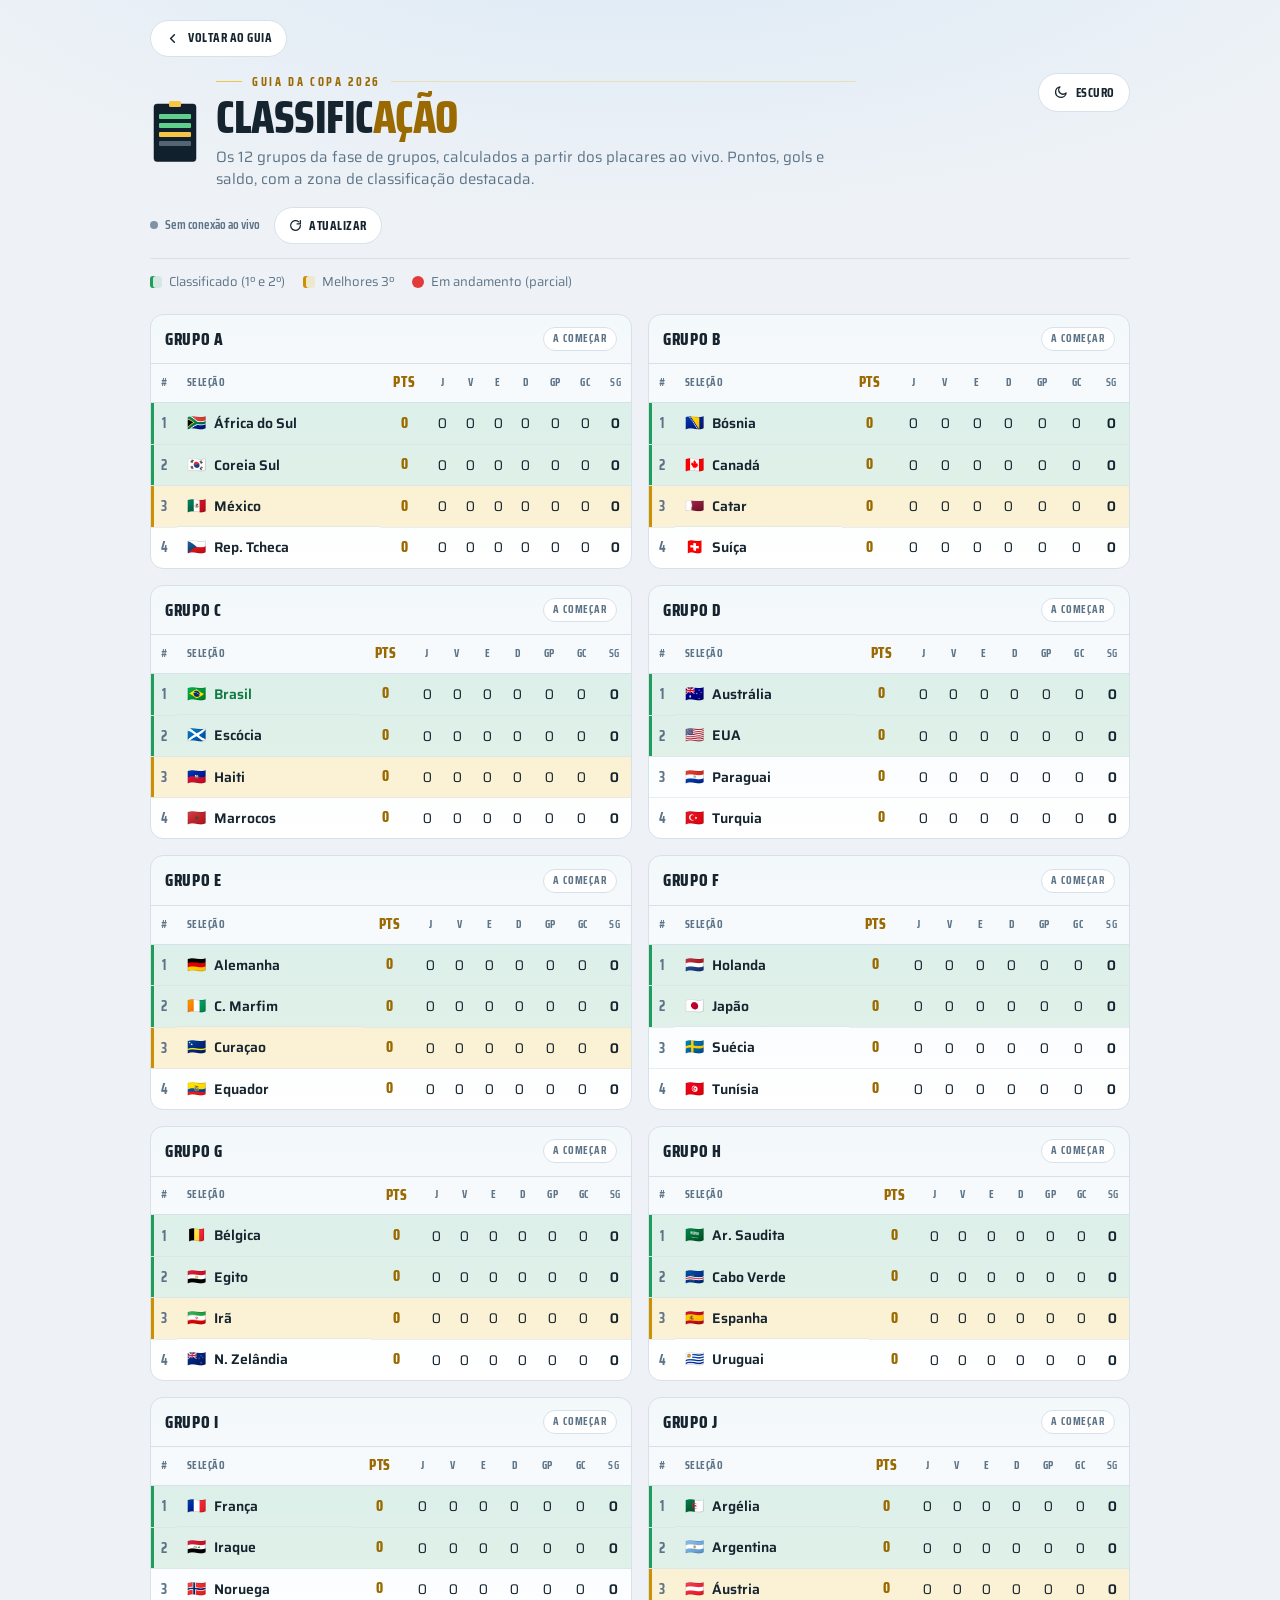
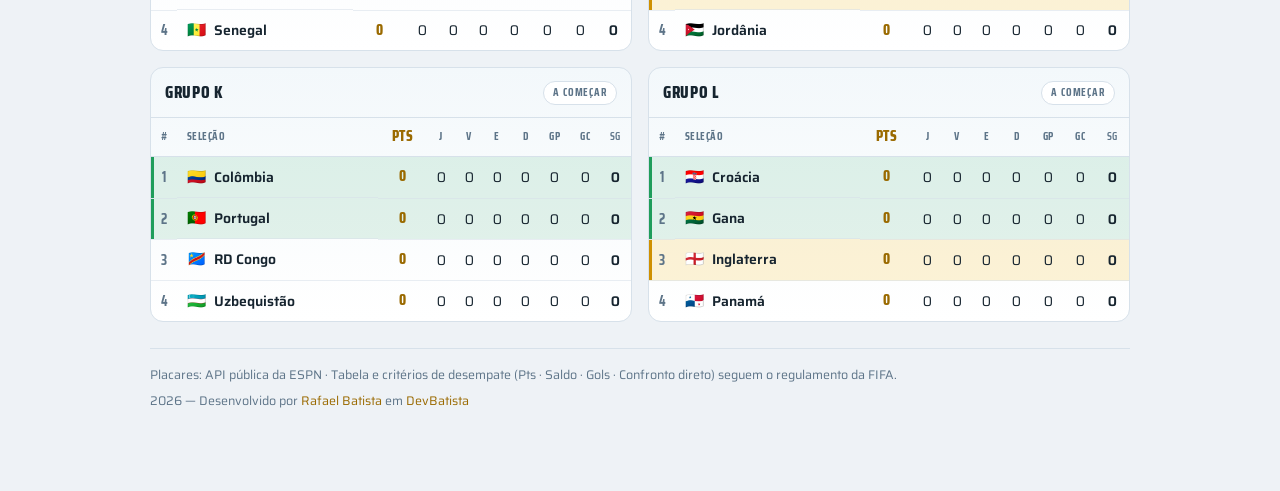
<file: classificacao/index.html>
<!DOCTYPE html>
<html lang="pt-BR">
<head>
<meta charset="UTF-8">
<meta name="viewport" content="width=device-width, initial-scale=1.0">

<!-- SEO -->
<title>Classificação da Fase de Grupos — Copa do Mundo 2026</title>
<meta name="description" content="Classificação atualizada dos 12 grupos da Copa do Mundo 2026: pontos, jogos, vitórias, empates, derrotas, gols e saldo, com a zona de classificação destacada.">
<meta name="robots" content="index, follow">
<meta name="theme-color" content="#0c1620">
<link rel="canonical" href="https://devbatista.online/guiadacopa/classificacao/">

<!-- Tema aplicado antes do paint (sem flash sob o loader) -->
<script>
  (function(){
    try{
      var s=localStorage.getItem('gdc-theme');
      var t=s||((window.matchMedia && matchMedia('(prefers-color-scheme: light)').matches) ? 'light' : 'dark');
      document.documentElement.setAttribute('data-theme', t);
      if(t==='light'){
        var m=document.querySelector('meta[name="theme-color"]');
        if(m) m.setAttribute('content','#eef2f6');
      }
    }catch(e){}
  })();
</script>

<!-- Favicon: tabela/classificação (barras âmbar sobre o clip do guia) -->
<link rel="icon" href="data:image/svg+xml,%3Csvg xmlns='http://www.w3.org/2000/svg' viewBox='0 0 100 130'%3E%3Crect x='8' y='10' width='84' height='115' rx='6' fill='%2311202d'/%3E%3Crect x='38' y='4' width='24' height='12' rx='3' fill='%23f6c544'/%3E%3Crect x='18' y='30' width='64' height='10' rx='2' fill='%235fd08a'/%3E%3Crect x='18' y='48' width='64' height='10' rx='2' fill='%235fd08a'/%3E%3Crect x='18' y='66' width='64' height='10' rx='2' fill='%23f6c544'/%3E%3Crect x='18' y='84' width='64' height='10' rx='2' fill='%2394aabb' opacity='.5'/%3E%3C/svg%3E">

<!-- Google Fonts: Saira Condensed (números) + Saira (corpo) — iguais ao Guia da Copa -->
<link rel="preconnect" href="https://fonts.googleapis.com">
<link rel="preconnect" href="https://fonts.gstatic.com" crossorigin>
<link href="https://fonts.googleapis.com/css2?family=Saira+Condensed:wght@500;600;700;800&family=Saira:wght@400;500;600&display=swap" rel="stylesheet">

<link rel="stylesheet" href="assets/style.css">
</head>
<body>
<div id="loader" aria-hidden="true"><div class="spinner"></div><span class="loading-txt">Carregando classificação…</span></div>
<div class="wrap">

  <a class="voltar-guia" href="../" aria-label="Voltar ao Guia da Copa">
    <svg viewBox="0 0 24 24" fill="none" stroke="currentColor" stroke-width="2.4" stroke-linecap="round" stroke-linejoin="round" aria-hidden="true"><path d="M15 18l-6-6 6-6"/></svg>
    Voltar ao Guia
  </a>

  <!-- ===== CABEÇALHO (mesma linguagem do guia: eyebrow + h1 + sub) ===== -->
  <header>
    <button class="theme-toggle" id="themeToggle" aria-label="Alternar tema claro e escuro" title="Alternar tema">
      <svg class="ic-sun" viewBox="0 0 24 24" fill="none" stroke="currentColor" stroke-width="2.2" stroke-linecap="round" stroke-linejoin="round"><circle cx="12" cy="12" r="4.2"/><path d="M12 2v2M12 20v2M2 12h2M20 12h2M4.9 4.9l1.4 1.4M17.7 17.7l1.4 1.4M19.1 4.9l-1.4 1.4M6.3 17.7l-1.4 1.4"/></svg>
      <svg class="ic-moon" viewBox="0 0 24 24" fill="none" stroke="currentColor" stroke-width="2.2" stroke-linecap="round" stroke-linejoin="round"><path d="M21 12.8A8.5 8.5 0 1 1 11.2 3a6.6 6.6 0 0 0 9.8 9.8z"/></svg>
      <span class="ic-sun">Claro</span><span class="ic-moon">Escuro</span>
    </button>
    <div class="brand">
      <svg viewBox="0 0 100 130" aria-label="Classificação">
        <rect x="8" y="10" width="84" height="115" rx="6" fill="#11202d" stroke="#0c1620"/>
        <rect x="38" y="4" width="24" height="12" rx="3" fill="#f6c544"/>
        <rect x="18" y="30" width="64" height="10" rx="2" fill="#5fd08a"/>
        <rect x="18" y="48" width="64" height="10" rx="2" fill="#5fd08a"/>
        <rect x="18" y="66" width="64" height="10" rx="2" fill="#f6c544"/>
        <rect x="18" y="84" width="64" height="10" rx="2" fill="#94aabb" opacity=".5"/>
      </svg>
      <div>
        <div class="eyebrow">Guia da Copa 2026</div>
        <h1>Classific<span>ação</span></h1>
        <p class="sub">Os 12 grupos da fase de grupos, calculados a partir dos placares ao vivo. Pontos, gols e saldo, com a zona de classificação destacada.</p>
      </div>
    </div>

    <div class="live-bar">
      <span class="src" id="src"><span class="dot"></span><span id="srcText">Carregando placares…</span></span>
      <button class="refresh" id="refresh" aria-label="Atualizar placares">
        <svg viewBox="0 0 24 24" fill="none" stroke="currentColor" stroke-width="2.4" stroke-linecap="round" stroke-linejoin="round"><path d="M21 12a9 9 0 1 1-3-6.7"/><path d="M21 3v6h-6"/></svg>
        Atualizar
      </button>
    </div>

    <div class="legend">
      <span class="lg"><i class="z-q"></i>Classificado (1º e 2º)</span>
      <span class="lg"><i class="z-q3"></i>Melhores 3º</span>
      <span class="lg"><i class="z-live"></i>Em andamento (parcial)</span>
    </div>
  </header>

  <main id="grid" class="grid"></main>

  <footer>
    <div>Placares: API pública da ESPN · Tabela e critérios de desempate (Pts · Saldo · Gols · Confronto direto) seguem o regulamento da FIFA.</div>
    <div class="credit">2026 — Desenvolvido por <a href="https://rbatista.dev" target="_blank" rel="noopener">Rafael Batista</a> em <a href="https://www.devbatista.com/" target="_blank" rel="noopener">DevBatista</a></div>
  </footer>
</div>

<script src="assets/main.js"></script>
</body>
</html>
</file>
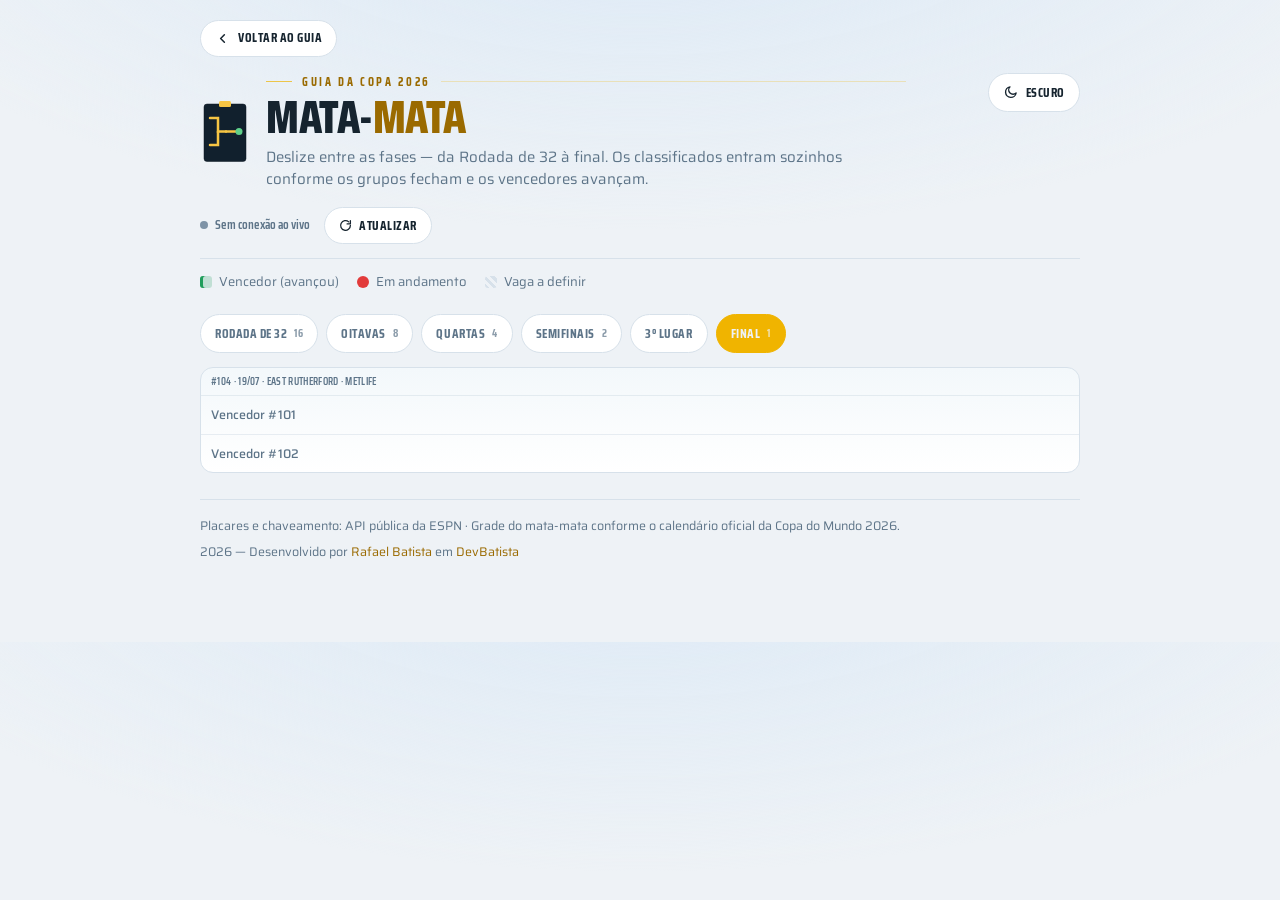
<file: mata-mata/index.html>
<!DOCTYPE html>
<html lang="pt-BR">
<head>
<meta charset="UTF-8">
<meta name="viewport" content="width=device-width, initial-scale=1.0">

<!-- SEO -->
<title>Mata-Mata — Chaveamento da Copa do Mundo 2026</title>
<meta name="description" content="Chaveamento do mata-mata da Copa do Mundo 2026: da Rodada de 32 à final, com datas, sedes e os classificados preenchidos automaticamente a partir dos placares ao vivo.">
<meta name="robots" content="index, follow">
<meta name="theme-color" content="#0c1620">
<link rel="canonical" href="https://devbatista.online/guiadacopa/mata-mata/">

<!-- Tema aplicado antes do paint (sem flash sob o loader) -->
<script>
  (function(){
    try{
      var s=localStorage.getItem('gdc-theme');
      var t=s||((window.matchMedia && matchMedia('(prefers-color-scheme: light)').matches) ? 'light' : 'dark');
      document.documentElement.setAttribute('data-theme', t);
      if(t==='light'){
        var m=document.querySelector('meta[name="theme-color"]');
        if(m) m.setAttribute('content','#eef2f6');
      }
    }catch(e){}
  })();
</script>

<!-- Favicon: chaveamento (árvore do mata-mata sobre o clip do guia) -->
<link rel="icon" href="data:image/svg+xml,%3Csvg xmlns='http://www.w3.org/2000/svg' viewBox='0 0 100 130'%3E%3Crect x='8' y='10' width='84' height='115' rx='6' fill='%2311202d'/%3E%3Crect x='38' y='4' width='24' height='12' rx='3' fill='%23f6c544'/%3E%3Cg fill='none' stroke='%23f6c544' stroke-width='5' stroke-linecap='round'%3E%3Cpath d='M20 38h16v27h16'/%3E%3Cpath d='M20 92h16V65'/%3E%3Cpath d='M52 65h22'/%3E%3C/g%3E%3Ccircle cx='78' cy='65' r='7' fill='%235fd08a'/%3E%3C/svg%3E">

<!-- Google Fonts: Saira Condensed (números) + Saira (corpo) — iguais ao Guia da Copa -->
<link rel="preconnect" href="https://fonts.googleapis.com">
<link rel="preconnect" href="https://fonts.gstatic.com" crossorigin>
<link href="https://fonts.googleapis.com/css2?family=Saira+Condensed:wght@500;600;700;800&family=Saira:wght@400;500;600&display=swap" rel="stylesheet">

<link rel="stylesheet" href="assets/style.css?v=2">
</head>
<body>
<div id="loader" aria-hidden="true"><div class="spinner"></div><span class="loading-txt">Montando o chaveamento…</span></div>
<div class="wrap">

  <a class="voltar-guia" href="../" aria-label="Voltar ao Guia da Copa">
    <svg viewBox="0 0 24 24" fill="none" stroke="currentColor" stroke-width="2.4" stroke-linecap="round" stroke-linejoin="round" aria-hidden="true"><path d="M15 18l-6-6 6-6"/></svg>
    Voltar ao Guia
  </a>

  <!-- ===== CABEÇALHO (mesma linguagem do guia: eyebrow + h1 + sub) ===== -->
  <header>
    <button class="theme-toggle" id="themeToggle" aria-label="Alternar tema claro e escuro" title="Alternar tema">
      <svg class="ic-sun" viewBox="0 0 24 24" fill="none" stroke="currentColor" stroke-width="2.2" stroke-linecap="round" stroke-linejoin="round"><circle cx="12" cy="12" r="4.2"/><path d="M12 2v2M12 20v2M2 12h2M20 12h2M4.9 4.9l1.4 1.4M17.7 17.7l1.4 1.4M19.1 4.9l-1.4 1.4M6.3 17.7l-1.4 1.4"/></svg>
      <svg class="ic-moon" viewBox="0 0 24 24" fill="none" stroke="currentColor" stroke-width="2.2" stroke-linecap="round" stroke-linejoin="round"><path d="M21 12.8A8.5 8.5 0 1 1 11.2 3a6.6 6.6 0 0 0 9.8 9.8z"/></svg>
      <span class="ic-sun">Claro</span><span class="ic-moon">Escuro</span>
    </button>
    <div class="brand">
      <svg viewBox="0 0 100 130" aria-label="Mata-Mata">
        <rect x="8" y="10" width="84" height="115" rx="6" fill="#11202d" stroke="#0c1620"/>
        <rect x="38" y="4" width="24" height="12" rx="3" fill="#f6c544"/>
        <g fill="none" stroke="#f6c544" stroke-width="5" stroke-linecap="round">
          <path d="M20 38h16v27h16"/><path d="M20 92h16V65"/><path d="M52 65h22"/>
        </g>
        <circle cx="78" cy="65" r="7" fill="#5fd08a"/>
      </svg>
      <div>
        <div class="eyebrow">Guia da Copa 2026</div>
        <h1>Mata-<span>Mata</span></h1>
        <p class="sub">Deslize entre as fases — da Rodada de 32 à final. Os classificados entram sozinhos conforme os grupos fecham e os vencedores avançam.</p>
      </div>
    </div>

    <div class="live-bar">
      <span class="src" id="src"><span class="dot"></span><span id="srcText">Carregando placares…</span></span>
      <button class="refresh" id="refresh" aria-label="Atualizar placares">
        <svg viewBox="0 0 24 24" fill="none" stroke="currentColor" stroke-width="2.4" stroke-linecap="round" stroke-linejoin="round"><path d="M21 12a9 9 0 1 1-3-6.7"/><path d="M21 3v6h-6"/></svg>
        Atualizar
      </button>
    </div>

    <div class="legend">
      <span class="lg"><i class="z-win"></i>Vencedor (avançou)</span>
      <span class="lg"><i class="z-live"></i>Em andamento</span>
      <span class="lg"><i class="z-lbl"></i>Vaga a definir</span>
    </div>
  </header>

  <main class="mm" aria-label="Chaveamento do mata-mata">
    <div class="mm-tabs" id="mmTabs" role="tablist" aria-label="Fases do mata-mata"></div>
    <div class="mm-stage">
      <div class="mm-viewport" id="mmViewport"><div class="mm-track" id="mmTrack"></div></div>
    </div>
  </main>

  <footer>
    <div>Placares e chaveamento: API pública da ESPN · Grade do mata-mata conforme o calendário oficial da Copa do Mundo 2026.</div>
    <div class="credit">2026 — Desenvolvido por <a href="https://rbatista.dev" target="_blank" rel="noopener">Rafael Batista</a> em <a href="https://www.devbatista.com/" target="_blank" rel="noopener">DevBatista</a></div>
  </footer>
</div>

<script src="assets/main.js?v=2"></script>
</body>
</html>
</file>
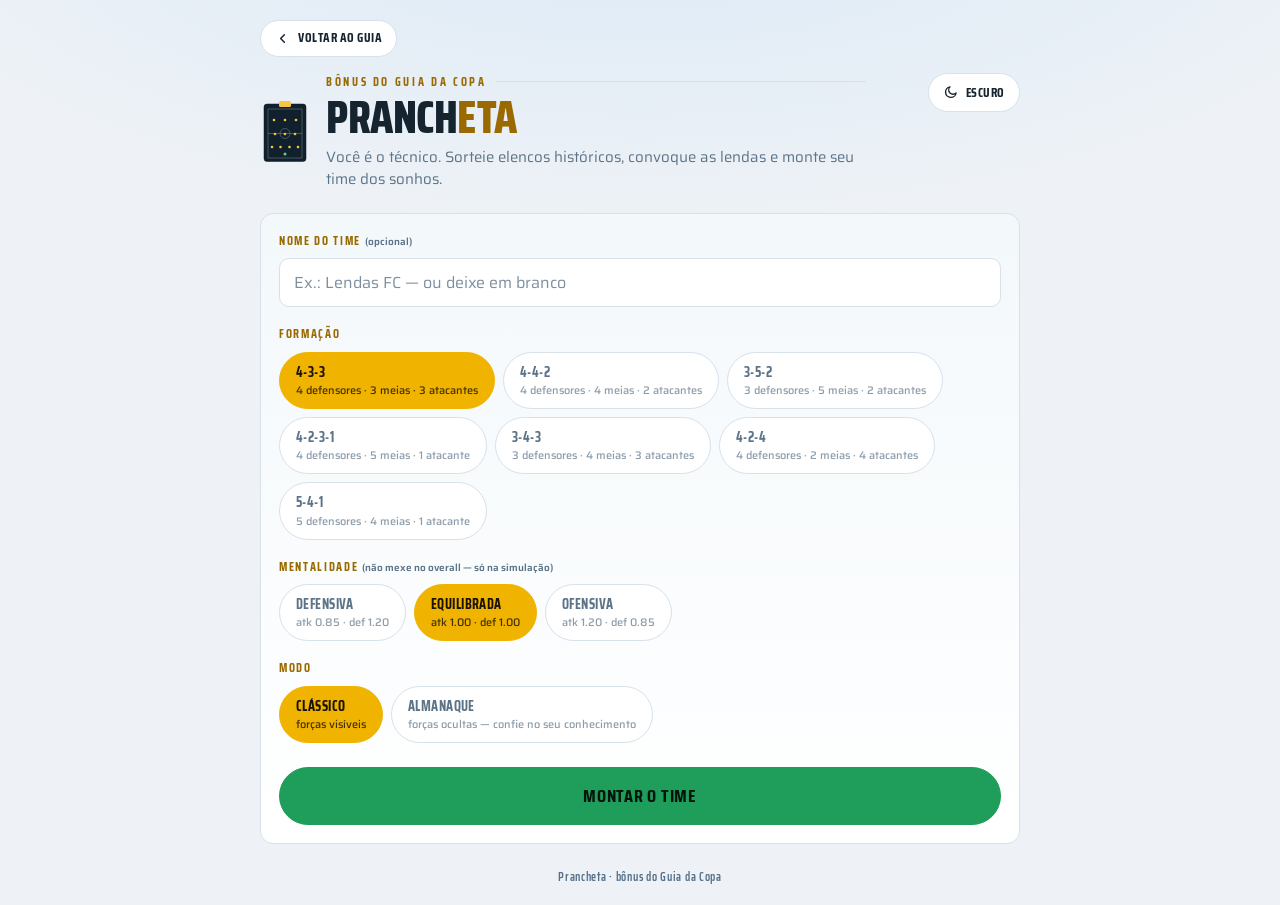
<file: prancheta/index.html>
<!DOCTYPE html>
<html lang="pt-BR">
<head>
<meta charset="UTF-8">
<meta name="viewport" content="width=device-width, initial-scale=1.0">
<title>Prancheta — monte seu onze de lendas</title>

<!-- Tema aplicado antes do paint (sem flash sob o loader) -->
<script>
  (function(){
    try{
      var s=localStorage.getItem('gdc-theme');
      var t=s||((window.matchMedia && matchMedia('(prefers-color-scheme: light)').matches) ? 'light' : 'dark');
      document.documentElement.setAttribute('data-theme', t);
    }catch(e){}
  })();
</script>

<!-- Favicon: prancheta tática (clip âmbar + 4-3-3 em pontos) na paleta do guia -->
<link rel="icon" href="data:image/svg+xml,%3Csvg xmlns='http://www.w3.org/2000/svg' viewBox='0 0 100 130'%3E%3Crect x='8' y='10' width='84' height='115' rx='6' fill='%2311202d'/%3E%3Crect x='38' y='4' width='24' height='12' rx='3' fill='%23f6c544'/%3E%3Crect x='16' y='20' width='68' height='98' fill='none' stroke='%23e8eef3' stroke-width='1' opacity='.5'/%3E%3Cline x1='16' y1='69' x2='84' y2='69' stroke='%23e8eef3' opacity='.5'/%3E%3Ccircle cx='50' cy='69' r='10' fill='none' stroke='%23e8eef3' opacity='.5'/%3E%3Ccircle cx='50' cy='110' r='3' fill='%235fd08a'/%3E%3Cg fill='%23f6c544'%3E%3Ccircle cx='24' cy='96' r='2.6'/%3E%3Ccircle cx='41' cy='96' r='2.6'/%3E%3Ccircle cx='59' cy='96' r='2.6'/%3E%3Ccircle cx='76' cy='96' r='2.6'/%3E%3Ccircle cx='30' cy='70' r='2.6'/%3E%3Ccircle cx='50' cy='70' r='2.6'/%3E%3Ccircle cx='70' cy='70' r='2.6'/%3E%3Ccircle cx='28' cy='42' r='2.6'/%3E%3Ccircle cx='50' cy='42' r='2.6'/%3E%3Ccircle cx='72' cy='42' r='2.6'/%3E%3C/g%3E%3C/svg%3E">

<!-- Google Fonts: Saira Condensed (placar) + Saira (corpo) — iguais ao Guia da Copa -->
<link rel="preconnect" href="https://fonts.googleapis.com">
<link rel="preconnect" href="https://fonts.gstatic.com" crossorigin>
<link href="https://fonts.googleapis.com/css2?family=Saira+Condensed:wght@500;600;700;800&family=Saira:wght@400;500;600&display=swap" rel="stylesheet">

<link rel="stylesheet" href="assets/style.css">
</head>
<body>
<div id="loader" aria-hidden="true"><div class="spinner"></div><span class="loading-txt">Carregando…</span></div>
<div class="wrap">

  <a class="voltar-guia" href="../" aria-label="Voltar ao Guia da Copa">
    <svg viewBox="0 0 24 24" fill="none" stroke="currentColor" stroke-width="2.4" stroke-linecap="round" stroke-linejoin="round" aria-hidden="true"><path d="M15 18l-6-6 6-6"/></svg>
    Voltar ao Guia
  </a>

  <!-- ===== CABEÇALHO (mesma linguagem do guia: eyebrow + h1 + sub) ===== -->
  <header>
    <button class="theme-toggle" id="themeToggle" aria-label="Alternar tema claro e escuro" title="Alternar tema">
      <svg class="ic-sun" viewBox="0 0 24 24" fill="none" stroke="currentColor" stroke-width="2.2" stroke-linecap="round" stroke-linejoin="round"><circle cx="12" cy="12" r="4.2"/><path d="M12 2v2M12 20v2M2 12h2M20 12h2M4.9 4.9l1.4 1.4M17.7 17.7l1.4 1.4M19.1 4.9l-1.4 1.4M6.3 17.7l-1.4 1.4"/></svg>
      <svg class="ic-moon" viewBox="0 0 24 24" fill="none" stroke="currentColor" stroke-width="2.2" stroke-linecap="round" stroke-linejoin="round"><path d="M21 12.8A8.5 8.5 0 1 1 11.2 3a6.6 6.6 0 0 0 9.8 9.8z"/></svg>
      <span class="ic-sun">Claro</span><span class="ic-moon">Escuro</span>
    </button>
    <div class="brand">
      <svg viewBox="0 0 100 130" aria-label="Prancheta">
        <rect x="8" y="10" width="84" height="115" rx="6" fill="#11202d" stroke="#0c1620"/>
        <rect x="38" y="4" width="24" height="12" rx="3" fill="#f6c544"/>
        <rect x="16" y="20" width="68" height="98" fill="none" stroke="#e8eef3" stroke-width="1" opacity=".5"/>
        <line x1="16" y1="69" x2="84" y2="69" stroke="#e8eef3" stroke-width="1" opacity=".5"/>
        <circle cx="50" cy="69" r="10" fill="none" stroke="#e8eef3" stroke-width="1" opacity=".5"/>
        <circle cx="50" cy="110" r="3" fill="#5fd08a"/>
        <g fill="#f6c544">
          <circle cx="24" cy="96" r="2.6"/><circle cx="41" cy="96" r="2.6"/>
          <circle cx="59" cy="96" r="2.6"/><circle cx="76" cy="96" r="2.6"/>
          <circle cx="30" cy="70" r="2.6"/><circle cx="50" cy="70" r="2.6"/><circle cx="70" cy="70" r="2.6"/>
          <circle cx="28" cy="42" r="2.6"/><circle cx="50" cy="42" r="2.6"/><circle cx="72" cy="42" r="2.6"/>
        </g>
      </svg>
      <div>
        <div class="eyebrow">Bônus do Guia da Copa</div>
        <h1>Pranch<span>eta</span></h1>
        <p class="sub">Você é o técnico. Sorteie elencos históricos, convoque as lendas e monte seu time dos sonhos.</p>
      </div>
    </div>
  </header>

  <!-- =========================================================
       TELA 1 — SETUP
       ========================================================= -->
  <section id="tela-setup" class="card">
    <div class="grupo">
      <label>Nome do time <small>(opcional)</small></label>
      <input type="text" id="nome-time" class="campo-texto" maxlength="24"
             placeholder="Ex.: Lendas FC — ou deixe em branco" autocomplete="off">
    </div>

    <div class="grupo">
      <label>Formação</label>
      <div class="opcoes" id="op-formacao">
        <div class="opt sel" data-v="4-3-3">4-3-3 <small>4 defensores · 3 meias · 3 atacantes</small></div>
        <div class="opt" data-v="4-4-2">4-4-2 <small>4 defensores · 4 meias · 2 atacantes</small></div>
        <div class="opt" data-v="3-5-2">3-5-2 <small>3 defensores · 5 meias · 2 atacantes</small></div>
        <div class="opt" data-v="4-2-3-1">4-2-3-1 <small>4 defensores · 5 meias · 1 atacante</small></div>
        <div class="opt" data-v="3-4-3">3-4-3 <small>3 defensores · 4 meias · 3 atacantes</small></div>
        <div class="opt" data-v="4-2-4">4-2-4 <small>4 defensores · 2 meias · 4 atacantes</small></div>
        <div class="opt" data-v="5-4-1">5-4-1 <small>5 defensores · 4 meias · 1 atacante</small></div>
      </div>
    </div>

    <div class="grupo">
      <label>Mentalidade <small>(não mexe no overall — só na simulação)</small></label>
      <div class="opcoes" id="op-mentalidade">
        <div class="opt" data-v="Defensiva">Defensiva <small>atk 0.85 · def 1.20</small></div>
        <div class="opt sel" data-v="Equilibrada">Equilibrada <small>atk 1.00 · def 1.00</small></div>
        <div class="opt" data-v="Ofensiva">Ofensiva <small>atk 1.20 · def 0.85</small></div>
      </div>
    </div>

    <div class="grupo">
      <label>Modo</label>
      <div class="opcoes" id="op-modo">
        <div class="opt sel" data-v="Classico">Clássico <small>forças visíveis</small></div>
        <div class="opt" data-v="Almanaque">Almanaque <small>forças ocultas — confie no seu conhecimento</small></div>
      </div>
    </div>

    <button id="btn-comecar" class="verde">Montar o time</button>
  </section>

  <!-- =========================================================
       TELA 2 — DRAFT
       ========================================================= -->
  <section id="tela-draft" class="hidden">
    <!-- HUD: rodada + overall + rerolls -->
    <div class="hud">
      <div class="info card">
        <div class="rodada-txt" id="rodada-txt">Rodada 1 de 11</div>
        <div class="barra"><span id="barra-prog"></span></div>
        <div class="rerolls" id="rerolls-txt">Trocas de elenco: 3</div>
      </div>
      <div class="overall">
        <div class="ov-num" id="ov-num">--</div>
        <div class="ov-lbl">OVERALL</div>
      </div>
    </div>

    <!-- Campo de giz com as peças escaladas -->
    <div class="campo" id="campo"></div>

    <!-- Elenco sorteado na rodada -->
    <div class="card">
      <div class="sorteio-titulo">O dado sorteou o elenco</div>
      <div class="sorteio-time" id="sorteio-time">—</div>
      <div class="jogadores" id="jogadores"></div>
      <div class="aviso hidden" id="aviso"></div>
      <div class="draft-acoes">
        <button id="btn-trocar" class="ghost">↻ Trocar elenco</button>
        <span id="trocas-contador" class="trocas-contador"></span>
        <span id="abertas-txt"></span>
      </div>
    </div>
  </section>

  <!-- =========================================================
       TELA 3 — RESULTADO
       ========================================================= -->
  <section id="tela-resultado" class="hidden">
    <div class="card">
      <div class="sim-head hidden" id="simHead"></div>
      <div class="speed-ctrl hidden" id="speedCtrl">
        <span class="sc-lbl">Velocidade</span>
        <button type="button" data-v="Lento">Lento</button>
        <button type="button" data-v="Normal" class="on">Normal</button>
        <button type="button" data-v="Rápido">Rápido</button>
      </div>
      <div class="jogos" id="jogos"></div>
      <div class="veredito" id="veredito"></div>
      <button id="btn-reiniciar" class="verde hidden">Jogar de novo</button>
    </div>
  </section>

  <div class="rodape">Prancheta · bônus do Guia da Copa</div>
</div>

<!-- ===== Popup festivo de CAMPEÃO ===== -->
<div class="festa hidden" id="festa" aria-hidden="true" role="dialog" aria-label="Time campeão">
  <div class="festa-confete" id="festaConfete" aria-hidden="true"></div>
  <div class="festa-card">
    <div class="festa-trofeu">🏆</div>
    <div class="festa-eyebrow">Copa do Mundo</div>
    <div class="festa-titulo" id="festaTitulo">Campeão!</div>
    <div class="festa-time" id="festaTime"></div>
    <button class="festa-fechar verde" id="festaFechar">Erguer a taça 🏆</button>
  </div>
</div>

<script src="assets/main.js"></script>
</body>
</html>
</file>
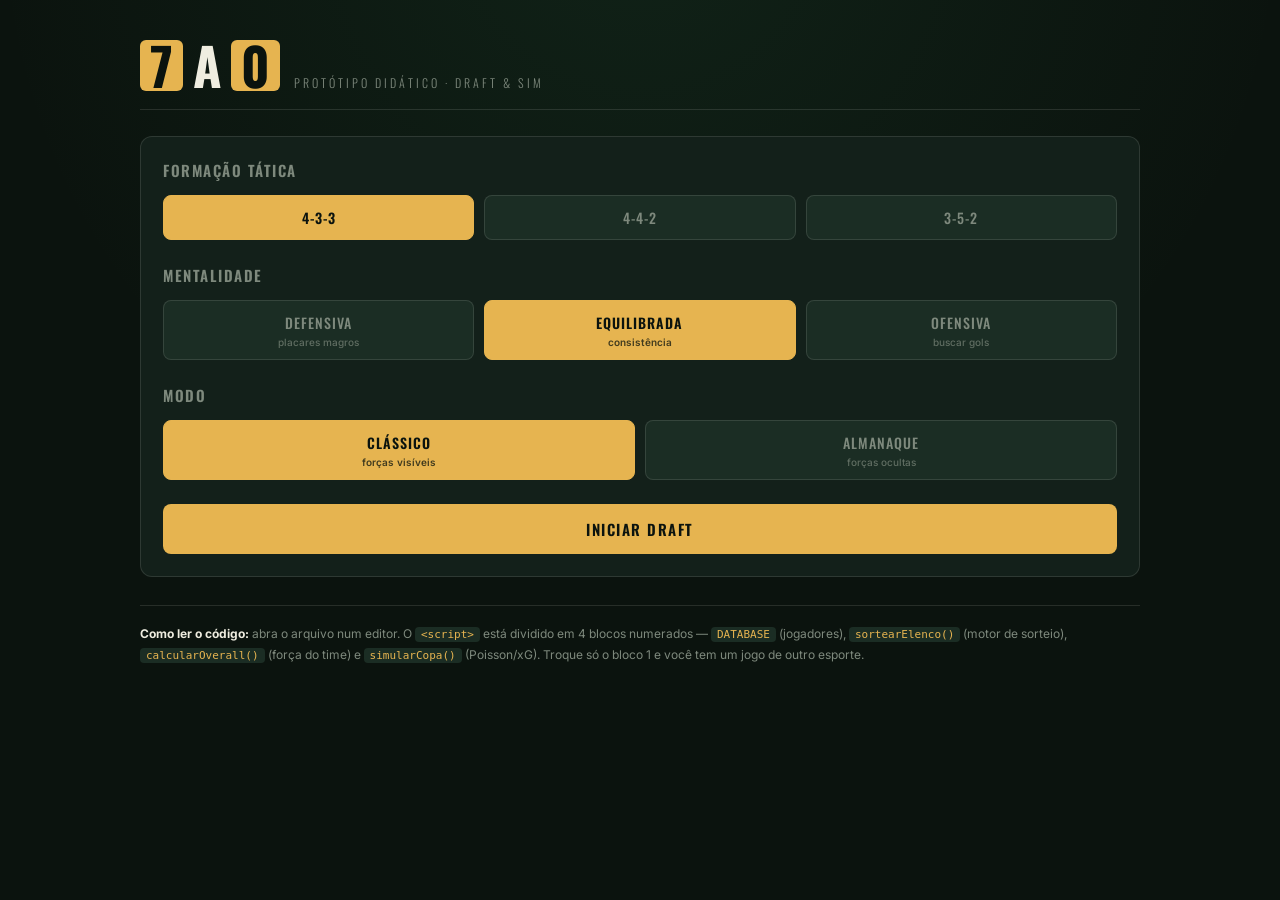
<file: prancheta.html>
<!--
  ============================================================================
  PROTÓTIPO "SETE A ZERO" — clone didático do 7a0
  ----------------------------------------------------------------------------
  Tudo num arquivo só, pra você ler de cima a baixo. A lógica está dividida
  em 4 blocos numerados dentro do <script>:

    1. BANCO DE DADOS  -> os elencos e jogadores (a fundação)
    2. MOTOR DE SORTEIO -> rola a "dado", filtra por posição, gerencia rerolls
    3. CÁLCULO DE FORÇA -> formação + mentalidade -> overall do time
    4. SIMULADOR        -> 7 partidas usando um modelo de Poisson (xG)

  Pra trocar o esporte (virar um "82-0" da NBA, por ex.) você só mexe no
  bloco 1 e nas posições. O resto do motor é genérico.
  ============================================================================
-->
<!DOCTYPE html>
<html lang="pt-BR">
<head>
<meta charset="UTF-8">
<meta name="viewport" content="width=device-width, initial-scale=1.0">
<title>Sete a Zero — protótipo</title>
<style>
  @import url('https://fonts.googleapis.com/css2?family=Oswald:wght@300;400;500;600;700&family=Inter:wght@400;500;600&display=swap');

  :root{
    --pitch-night:#0B130E;
    --felt:#13201A;
    --felt-raised:#1B2D24;
    --chalk:#EFEDE0;
    --chalk-dim:#7E897D;
    --gold:#E6B450;
    --kit:#E2533B;
    --line:rgba(239,237,224,0.12);
    --line-strong:rgba(239,237,224,0.28);
    --green-glow:#3FA76A;
    --display:'Oswald', 'Arial Narrow', sans-serif;
    --body:'Inter', system-ui, sans-serif;
  }

  *{box-sizing:border-box;margin:0;padding:0}
  body{
    background:var(--pitch-night);
    color:var(--chalk);
    font-family:var(--body);
    min-height:100vh;
    -webkit-font-smoothing:antialiased;
    background-image:
      radial-gradient(circle at 50% -10%, rgba(63,167,106,0.10), transparent 55%);
  }

  .wrap{max-width:1080px;margin:0 auto;padding:clamp(16px,4vw,40px)}

  /* ---------- Cabeçalho / placar ---------- */
  header{
    display:flex;align-items:baseline;gap:14px;
    border-bottom:1px solid var(--line);
    padding-bottom:18px;margin-bottom:26px;flex-wrap:wrap;
  }
  .score-logo{
    font-family:var(--display);font-weight:700;
    font-size:clamp(34px,7vw,52px);line-height:0.9;
    letter-spacing:-0.5px;
    display:flex;align-items:center;gap:10px;
  }
  .score-logo .num{
    background:var(--gold);color:var(--pitch-night);
    padding:2px 10px;border-radius:6px;
    font-variant-numeric:tabular-nums;
  }
  .tagline{
    font-family:var(--display);font-weight:300;
    text-transform:uppercase;letter-spacing:3px;
    font-size:12px;color:var(--chalk-dim);
  }

  h2{
    font-family:var(--display);font-weight:600;
    text-transform:uppercase;letter-spacing:1.5px;
    font-size:15px;color:var(--chalk-dim);margin-bottom:14px;
  }

  /* ---------- Painéis ---------- */
  .panel{
    background:var(--felt);border:1px solid var(--line);
    border-radius:12px;padding:22px;
  }
  .grid{display:grid;gap:20px}
  @media(min-width:760px){ .grid.two{grid-template-columns:1.1fr 0.9fr} }

  /* ---------- Setup ---------- */
  .opt-group{margin-bottom:24px}
  .opt-row{display:flex;gap:10px;flex-wrap:wrap}
  .chip{
    font-family:var(--display);font-weight:500;letter-spacing:1px;
    text-transform:uppercase;font-size:14px;
    background:var(--felt-raised);color:var(--chalk-dim);
    border:1px solid var(--line);border-radius:8px;
    padding:11px 16px;cursor:pointer;transition:all .15s;
    flex:1;min-width:88px;text-align:center;
  }
  .chip small{display:block;font-family:var(--body);font-size:10px;
    text-transform:none;letter-spacing:0;margin-top:3px;opacity:.7}
  .chip:hover{border-color:var(--line-strong);color:var(--chalk)}
  .chip.active{
    background:var(--gold);color:var(--pitch-night);
    border-color:var(--gold);font-weight:600;
  }
  .chip.active small{opacity:.75}

  /* ---------- Botões ---------- */
  .btn{
    font-family:var(--display);font-weight:600;letter-spacing:1.5px;
    text-transform:uppercase;font-size:15px;
    background:var(--gold);color:var(--pitch-night);
    border:none;border-radius:8px;padding:14px 22px;
    cursor:pointer;transition:transform .1s, filter .15s;width:100%;
  }
  .btn:hover{filter:brightness(1.08)}
  .btn:active{transform:translateY(1px)}
  .btn:disabled{opacity:.35;cursor:not-allowed}
  .btn.ghost{background:transparent;color:var(--kit);border:1px solid var(--kit)}
  .btn.ghost:hover{background:rgba(226,83,59,0.1)}

  /* ---------- Campo / formação ---------- */
  .pitch{
    background:
      linear-gradient(180deg, #16271D 0%, #11201A 100%);
    border:2px solid var(--line-strong);border-radius:12px;
    padding:18px 12px;position:relative;overflow:hidden;
  }
  .pitch::before{ /* círculo central de giz */
    content:"";position:absolute;left:50%;top:50%;
    width:90px;height:90px;border:1.5px solid var(--line);
    border-radius:50%;transform:translate(-50%,-50%);
  }
  .pitch-line{display:flex;justify-content:center;gap:10px;
    margin:14px 0;position:relative;z-index:1}
  .slot{
    width:62px;text-align:center;cursor:default;
  }
  .slot .dot{
    width:46px;height:46px;margin:0 auto 5px;border-radius:50%;
    border:2px dashed var(--line-strong);
    display:flex;align-items:center;justify-content:center;
    font-family:var(--display);font-weight:600;font-size:11px;
    color:var(--chalk-dim);background:rgba(0,0,0,0.2);
    transition:all .25s;
  }
  .slot.filled .dot{
    border:2px solid var(--green-glow);border-style:solid;
    background:var(--green-glow);color:var(--pitch-night);
    box-shadow:0 0 14px rgba(63,167,106,0.4);
    animation:pop .3s ease;
  }
  @keyframes pop{0%{transform:scale(.7)}60%{transform:scale(1.12)}100%{transform:scale(1)}}
  .slot .nm{font-size:10px;line-height:1.1;color:var(--chalk);
    height:24px;overflow:hidden}
  .slot.filled .nm{font-weight:600}
  .slot .ovr-mini{font-size:9px;color:var(--gold);font-weight:600}

  /* ---------- Medidor de overall ---------- */
  .overall-box{
    display:flex;align-items:center;gap:18px;
    margin-top:18px;padding-top:16px;border-top:1px solid var(--line);
  }
  .overall-num{
    font-family:var(--display);font-weight:700;font-size:54px;
    color:var(--gold);line-height:1;font-variant-numeric:tabular-nums;
  }
  .overall-num small{font-size:18px;color:var(--chalk-dim)}
  .overall-meta{font-size:12px;color:var(--chalk-dim);line-height:1.6}
  .overall-meta b{color:var(--chalk);font-weight:600}

  /* ---------- Card de sorteio ---------- */
  .draft-head{display:flex;justify-content:space-between;align-items:center;
    margin-bottom:16px;flex-wrap:wrap;gap:8px}
  .round-badge{font-family:var(--display);font-weight:600;font-size:13px;
    letter-spacing:1px;text-transform:uppercase;color:var(--chalk-dim)}
  .rerolls{font-size:12px;color:var(--kit);font-weight:600}

  .squad-card{
    background:var(--felt-raised);border:1px solid var(--line-strong);
    border-radius:10px;padding:16px;margin-bottom:14px;
    animation:reveal .35s ease;
  }
  @keyframes reveal{from{opacity:0;transform:translateY(8px)}to{opacity:1;transform:none}}
  .squad-title{font-family:var(--display);font-weight:600;font-size:22px;
    letter-spacing:.5px}
  .squad-year{color:var(--gold);font-weight:500}
  .squad-sub{font-size:11px;color:var(--chalk-dim);
    text-transform:uppercase;letter-spacing:1px;margin-top:2px}

  .players{display:flex;flex-direction:column;gap:7px;margin-top:14px}
  .player{
    display:flex;align-items:center;gap:12px;
    background:var(--felt);border:1px solid var(--line);
    border-radius:8px;padding:10px 12px;cursor:pointer;
    transition:all .12s;
  }
  .player:hover:not(.locked){border-color:var(--gold);
    background:rgba(230,180,80,0.06)}
  .player.locked{opacity:.32;cursor:not-allowed}
  .pos-tag{font-family:var(--display);font-weight:600;font-size:11px;
    width:36px;text-align:center;padding:3px 0;border-radius:5px;
    background:rgba(63,167,106,0.18);color:var(--green-glow);letter-spacing:.5px}
  .p-name{flex:1;font-size:14px;font-weight:500}
  .p-ovr{font-family:var(--display);font-weight:700;font-size:18px;
    color:var(--gold);font-variant-numeric:tabular-nums}
  .p-ovr.hidden{color:var(--chalk-dim);font-size:14px}

  /* ---------- Scoreboard simulação ---------- */
  .match{
    display:grid;grid-template-columns:1fr auto 1fr;align-items:center;
    gap:12px;padding:14px 16px;border-radius:8px;margin-bottom:8px;
    background:var(--felt-raised);border:1px solid var(--line);
    animation:reveal .3s ease;
  }
  .match .phase{position:absolute;font-size:9px}
  .m-team{font-family:var(--display);font-weight:500;font-size:15px;
    text-transform:uppercase;letter-spacing:.5px}
  .m-team.right{text-align:right}
  .m-you{color:var(--gold)}
  .m-score{font-family:var(--display);font-weight:700;font-size:26px;
    font-variant-numeric:tabular-nums;min-width:64px;text-align:center;
    padding:2px 10px;border-radius:6px;background:var(--pitch-night)}
  .m-phase{grid-column:1/-1;font-size:10px;color:var(--chalk-dim);
    text-transform:uppercase;letter-spacing:2px;margin-bottom:-2px}
  .win{color:var(--green-glow)} .loss{color:var(--kit)} .draw{color:var(--chalk-dim)}

  .final-banner{
    text-align:center;padding:32px 20px;border-radius:12px;margin-top:8px;
    border:1px solid var(--line-strong);
  }
  .final-banner.champ{background:linear-gradient(180deg,rgba(230,180,80,0.15),transparent);
    border-color:var(--gold)}
  .final-banner h1{font-family:var(--display);font-weight:700;font-size:42px;
    letter-spacing:1px;line-height:1}
  .final-banner.champ h1{color:var(--gold)}
  .final-banner p{color:var(--chalk-dim);margin-top:8px;font-size:14px}

  .hidden-view{display:none}
  .muted{color:var(--chalk-dim);font-size:13px;line-height:1.6}
  .footnote{margin-top:28px;padding-top:18px;border-top:1px solid var(--line);
    font-size:12px;color:var(--chalk-dim);line-height:1.7}
  .footnote code{background:var(--felt-raised);padding:1px 6px;border-radius:4px;
    color:var(--gold);font-size:11px}
</style>
</head>
<body>
<div class="wrap">

  <header>
    <div class="score-logo"><span class="num">7</span>A<span class="num">0</span></div>
    <div>
      <div class="tagline">protótipo didático · draft &amp; sim</div>
    </div>
  </header>

  <!-- ============ TELA 1: SETUP ============ -->
  <section id="view-setup" class="panel">
    <div class="opt-group">
      <h2>Formação tática</h2>
      <div class="opt-row" id="formacoes"></div>
    </div>
    <div class="opt-group">
      <h2>Mentalidade</h2>
      <div class="opt-row" id="mentalidades"></div>
    </div>
    <div class="opt-group">
      <h2>Modo</h2>
      <div class="opt-row" id="modos"></div>
    </div>
    <button class="btn" id="start-btn">Iniciar draft</button>
  </section>

  <!-- ============ TELA 2: DRAFT ============ -->
  <section id="view-draft" class="hidden-view">
    <div class="grid two">
      <div class="panel">
        <div class="draft-head">
          <span class="round-badge" id="round-info">Rodada 1 / 11</span>
          <span class="rerolls" id="reroll-info">🎲 3 trocas</span>
        </div>
        <div id="draft-area"></div>
        <button class="btn ghost" id="reroll-btn">Trocar elenco 🎲</button>
      </div>

      <div class="panel">
        <h2>Seu time</h2>
        <div class="pitch" id="pitch"></div>
        <div class="overall-box">
          <div class="overall-num" id="overall">--</div>
          <div class="overall-meta" id="overall-meta"></div>
        </div>
      </div>
    </div>
  </section>

  <!-- ============ TELA 3: SIMULAÇÃO ============ -->
  <section id="view-sim" class="hidden-view">
    <div class="panel">
      <h2>Campanha — 3 fase de grupos + 4 mata-mata</h2>
      <div id="sim-board"></div>
      <div id="sim-final"></div>
      <button class="btn" id="restart-btn" style="margin-top:18px">Jogar de novo</button>
    </div>
  </section>

  <div class="footnote">
    <strong style="color:var(--chalk)">Como ler o código:</strong> abra o arquivo num editor.
    O <code>&lt;script&gt;</code> está dividido em 4 blocos numerados —
    <code>DATABASE</code> (jogadores), <code>sortearElenco()</code> (motor de sorteio),
    <code>calcularOverall()</code> (força do time) e <code>simularCopa()</code> (Poisson/xG).
    Troque só o bloco 1 e você tem um jogo de outro esporte.
  </div>
</div>

<script>
/* ==========================================================================
   BLOCO 1 — BANCO DE DADOS
   --------------------------------------------------------------------------
   A fundação inteira. Cada entrada é um elenco real (seleção + ano de Copa)
   com seus jogadores. Cada jogador tem:
     pos   -> GOL, ZAG, LAT, MEI, ATA
     forca -> 1..99 (no 7a0 isso fica escondido no modo "almanaque")
   No jogo real são ~5.700 jogadores. Aqui usei uma amostra representativa,
   incluindo de propósito elencos fracos (Grécia, Arábia) pra criar a tensão
   do sorteio: nem toda rolagem te dá um craque.
   ========================================================================== */
const DATABASE = [
  { team:"Brasil", year:1970, players:[
    {n:"Félix",pos:"GOL",f:78},{n:"Carlos Alberto",pos:"LAT",f:90},
    {n:"Brito",pos:"ZAG",f:83},{n:"Clodoaldo",pos:"MEI",f:86},
    {n:"Gérson",pos:"MEI",f:90},{n:"Rivelino",pos:"MEI",f:91},
    {n:"Jairzinho",pos:"ATA",f:90},{n:"Pelé",pos:"ATA",f:97},
    {n:"Tostão",pos:"ATA",f:89},
  ]},
  { team:"Brasil", year:2002, players:[
    {n:"Marcos",pos:"GOL",f:84},{n:"Cafu",pos:"LAT",f:88},
    {n:"Roberto Carlos",pos:"LAT",f:90},{n:"Lúcio",pos:"ZAG",f:86},
    {n:"Gilberto Silva",pos:"MEI",f:84},{n:"Ronaldinho",pos:"MEI",f:92},
    {n:"Rivaldo",pos:"MEI",f:91},{n:"Ronaldo",pos:"ATA",f:96},
  ]},
  { team:"Argentina", year:1986, players:[
    {n:"Pumpido",pos:"GOL",f:76},{n:"Ruggeri",pos:"ZAG",f:84},
    {n:"Brown",pos:"ZAG",f:80},{n:"Giusti",pos:"MEI",f:82},
    {n:"Burruchaga",pos:"MEI",f:86},{n:"Maradona",pos:"MEI",f:98},
    {n:"Valdano",pos:"ATA",f:85},{n:"Caniggia",pos:"ATA",f:83},
  ]},
  { team:"Argentina", year:2022, players:[
    {n:"E. Martínez",pos:"GOL",f:87},{n:"Molina",pos:"LAT",f:80},
    {n:"Romero",pos:"ZAG",f:85},{n:"De Paul",pos:"MEI",f:84},
    {n:"E. Fernández",pos:"MEI",f:84},{n:"Mac Allister",pos:"MEI",f:85},
    {n:"Di María",pos:"ATA",f:86},{n:"Messi",pos:"ATA",f:96},
    {n:"J. Álvarez",pos:"ATA",f:85},
  ]},
  { team:"França", year:1998, players:[
    {n:"Barthez",pos:"GOL",f:84},{n:"Thuram",pos:"LAT",f:88},
    {n:"Lizarazu",pos:"LAT",f:84},{n:"Blanc",pos:"ZAG",f:86},
    {n:"Desailly",pos:"ZAG",f:87},{n:"Deschamps",pos:"MEI",f:84},
    {n:"Zidane",pos:"MEI",f:95},{n:"Henry",pos:"ATA",f:88},
  ]},
  { team:"França", year:2018, players:[
    {n:"Lloris",pos:"GOL",f:85},{n:"Pavard",pos:"LAT",f:80},
    {n:"Varane",pos:"ZAG",f:87},{n:"Umtiti",pos:"ZAG",f:84},
    {n:"Kanté",pos:"MEI",f:89},{n:"Pogba",pos:"MEI",f:87},
    {n:"Griezmann",pos:"ATA",f:89},{n:"Mbappé",pos:"ATA",f:91},
  ]},
  { team:"Alemanha", year:2014, players:[
    {n:"Neuer",pos:"GOL",f:90},{n:"Lahm",pos:"LAT",f:87},
    {n:"Boateng",pos:"ZAG",f:85},{n:"Hummels",pos:"ZAG",f:86},
    {n:"Kroos",pos:"MEI",f:89},{n:"Schweinsteiger",pos:"MEI",f:87},
    {n:"Özil",pos:"MEI",f:86},{n:"Müller",pos:"ATA",f:88},
  ]},
  { team:"Itália", year:2006, players:[
    {n:"Buffon",pos:"GOL",f:91},{n:"Zambrotta",pos:"LAT",f:84},
    {n:"Cannavaro",pos:"ZAG",f:90},{n:"Nesta",pos:"ZAG",f:88},
    {n:"Pirlo",pos:"MEI",f:89},{n:"Gattuso",pos:"MEI",f:83},
    {n:"Totti",pos:"ATA",f:88},{n:"Del Piero",pos:"ATA",f:86},
  ]},
  { team:"Holanda", year:1974, players:[
    {n:"Jongbloed",pos:"GOL",f:74},{n:"Suurbier",pos:"LAT",f:80},
    {n:"Krol",pos:"ZAG",f:84},{n:"Haan",pos:"MEI",f:83},
    {n:"Neeskens",pos:"MEI",f:87},{n:"Cruyff",pos:"ATA",f:95},
    {n:"Rep",pos:"ATA",f:81},
  ]},
  { team:"Espanha", year:2010, players:[
    {n:"Casillas",pos:"GOL",f:89},{n:"Ramos",pos:"LAT",f:87},
    {n:"Piqué",pos:"ZAG",f:86},{n:"Puyol",pos:"ZAG",f:86},
    {n:"Xavi",pos:"MEI",f:92},{n:"Iniesta",pos:"MEI",f:92},
    {n:"Busquets",pos:"MEI",f:85},{n:"Villa",pos:"ATA",f:87},
  ]},
  /* --- elencos "armadilha": baixam seu overall se você precisar pescar aqui --- */
  { team:"Grécia", year:2010, players:[
    {n:"Tzorvas",pos:"GOL",f:70},{n:"Torosidis",pos:"LAT",f:72},
    {n:"Papadopoulos",pos:"ZAG",f:73},{n:"Katsouranis",pos:"MEI",f:73},
    {n:"Karagounis",pos:"MEI",f:75},{n:"Samaras",pos:"ATA",f:73},
  ]},
  { team:"Arábia Saudita", year:1994, players:[
    {n:"Al-Deayea",pos:"GOL",f:71},{n:"Zubromawi",pos:"ZAG",f:68},
    {n:"Al-Jahani",pos:"LAT",f:67},{n:"Amin",pos:"MEI",f:70},
    {n:"Al-Owairan",pos:"ATA",f:78},{n:"Al-Jaber",pos:"ATA",f:74},
  ]},
];

/* ==========================================================================
   BLOCO 3a — CONFIGURAÇÃO DE FORMAÇÕES E MENTALIDADES
   --------------------------------------------------------------------------
   A formação define QUANTOS slots de cada posição existem (e como desenhar
   o campo, em "linhas" de cima=ataque pra baixo=goleiro).
   A mentalidade vira multiplicadores de ataque/defesa usados no BLOCO 4.
   ========================================================================== */
const FORMACOES = {
  "4-3-3": [["ATA","ATA","ATA"],["MEI","MEI","MEI"],["LAT","ZAG","ZAG","LAT"],["GOL"]],
  "4-4-2": [["ATA","ATA"],["MEI","MEI","MEI","MEI"],["LAT","ZAG","ZAG","LAT"],["GOL"]],
  "3-5-2": [["ATA","ATA"],["MEI","MEI","MEI","MEI","MEI"],["ZAG","ZAG","ZAG"],["GOL"]],
};
const MENTALIDADES = {
  "Defensiva":  {atk:0.85, def:1.20, sub:"placares magros"},
  "Equilibrada":{atk:1.00, def:1.00, sub:"consistência"},
  "Ofensiva":   {atk:1.20, def:0.85, sub:"buscar gols"},
};

/* Estado global do jogo (em memória — artifacts não permitem localStorage) */
let estado = {
  formacao:"4-3-3", mentalidade:"Equilibrada", modo:"classico",
  slots:[],        // [{pos, jogador:null}]
  rodada:0, rerolls:3, elencoAtual:null,
};

/* ==========================================================================
   BLOCO 2 — MOTOR DE SORTEIO
   --------------------------------------------------------------------------
   sortearElenco(): rola a "dado" e devolve um elenco aleatório do DATABASE.
   posicoesAbertas(): quais posições ainda têm slot vazio.
   Regra do 7a0: você só pode pescar um jogador cuja posição ainda está aberta.
   Se o elenco sorteado não tiver nenhum compatível, deixamos rerolar de graça.
   ========================================================================== */
function rng(max){ return Math.floor(Math.random()*max); }            // dado
function sortearElenco(){ return DATABASE[rng(DATABASE.length)]; }

function posicoesAbertas(){
  return new Set(estado.slots.filter(s=>!s.jogador).map(s=>s.pos));
}
function temCompativel(elenco){
  const abertas = posicoesAbertas();
  return elenco.players.some(p=>abertas.has(p.pos));
}
function novoSorteio(custaReroll){
  if(custaReroll && estado.rerolls<=0) return;
  if(custaReroll) estado.rerolls--;
  // garante que o elenco sorteado tenha pelo menos 1 posição útil
  let e; let tentativas=0;
  do { e = sortearElenco(); tentativas++; } while(!temCompativel(e) && tentativas<30);
  estado.elencoAtual = e;
  render();
}

/* Encaixa o jogador escolhido no primeiro slot livre da posição dele */
function escolherJogador(jogador){
  const slot = estado.slots.find(s=>s.pos===jogador.pos && !s.jogador);
  if(!slot) return;                       // posição já cheia -> ignora
  slot.jogador = {...jogador, origem:`${estado.elencoAtual.team} ${estado.elencoAtual.year}`};
  estado.rodada++;
  if(estado.slots.every(s=>s.jogador)){    // 11 preenchidos -> simular
    iniciarSimulacao();
  } else {
    estado.elencoAtual = null;
    novoSorteio(false);                    // próxima rodada, sorteio grátis
  }
}

/* ==========================================================================
   BLOCO 3b — CÁLCULO DE FORÇA
   --------------------------------------------------------------------------
   Overall = média das forças dos 11. Simples de propósito: o que dá graça é
   a média subir/descer conforme você aceita craques ou se contenta com
   coadjuvantes. Mentalidade NÃO mexe no overall — ela entra na simulação.
   ========================================================================== */
function calcularOverall(){
  const preenchidos = estado.slots.filter(s=>s.jogador);
  if(!preenchidos.length) return 0;
  const soma = preenchidos.reduce((acc,s)=>acc+s.jogador.f,0);
  return Math.round(soma/preenchidos.length);
}

/* ==========================================================================
   BLOCO 4 — SIMULADOR (modelo de Poisson / xG)
   --------------------------------------------------------------------------
   Jogos de simulação sérios usam "gols esperados" + distribuição de Poisson
   pra gerar placares realistas. A força relativa dos times define o xG de
   cada lado; a mentalidade ajusta ataque e defesa. Depois sorteamos os gols.
   São 7 partidas: 3 de grupo + oitavas, quartas, semi e final, com
   adversários cada vez mais fortes.
   ========================================================================== */
const BRACKET = [
  {fase:"Grupo · Jogo 1", adv:"Catar 2022",     forca:58},
  {fase:"Grupo · Jogo 2", adv:"Gana 2010",      forca:62},
  {fase:"Grupo · Jogo 3", adv:"México 1986",    forca:66},
  {fase:"Oitavas",        adv:"Croácia 2018",   forca:71},
  {fase:"Quartas",        adv:"Inglaterra 1966", forca:75},
  {fase:"Semifinal",      adv:"Uruguai 1950",    forca:78},
  {fase:"FINAL",          adv:"Brasil 1958",     forca:81},
];

/* Amostra um número de gols a partir de um xG via Poisson (algoritmo de Knuth) */
function poisson(lambda){
  const L = Math.exp(-lambda); let k=0, p=1;
  do { k++; p*=Math.random(); } while(p>L);
  return k-1;
}
function simularPartida(forcaTime, forcaAdv){
  const m = MENTALIDADES[estado.mentalidade];
  // razão de força ELEVADA a uma potência -> dominância acentua o favoritismo
  const ratio = Math.pow(forcaTime / forcaAdv, 3.2);
  const xgTime = Math.max(0.20, 2.0 * ratio * m.atk);
  const xgAdv  = Math.max(0.12, 2.0 / ratio / m.def);
  return { golsTime:poisson(xgTime), golsAdv:poisson(xgAdv) };
}
function simularCopa(forcaTime){
  const resultados = []; let invicto = true, totalPro=0, totalContra=0;
  for(const jogo of BRACKET){
    let r = simularPartida(forcaTime, jogo.forca);
    // no mata-mata não pode empatar: desempate por "pênaltis" via força
    const mataMata = !jogo.fase.startsWith("Grupo");
    if(mataMata && r.golsTime===r.golsAdv){
      if(Math.random() < forcaTime/(forcaTime+jogo.forca)) r.golsTime++;
      else r.golsAdv++;
    }
    const venceu = r.golsTime>r.golsAdv;
    const empatou = r.golsTime===r.golsAdv;
    if(mataMata && !venceu) invicto=false;
    if(!mataMata && r.golsTime<r.golsAdv) invicto=false;
    totalPro+=r.golsTime; totalContra+=r.golsAdv;
    resultados.push({...jogo, ...r, venceu, empatou});
    // eliminado no mata-mata encerra a campanha
    if(mataMata && !venceu){ return {resultados, eliminado:true, invicto:false, totalPro, totalContra}; }
  }
  return {resultados, eliminado:false, invicto, totalPro, totalContra};
}

/* ==========================================================================
   BLOCO 5 — INTERFACE / GAME LOOP
   ========================================================================== */
const $ = id => document.getElementById(id);

/* ---- Setup: monta os chips de escolha ---- */
function montarSetup(){
  $("formacoes").innerHTML = Object.keys(FORMACOES).map(f=>
    `<div class="chip ${f===estado.formacao?'active':''}" data-tipo="formacao" data-v="${f}">${f}</div>`).join("");
  $("mentalidades").innerHTML = Object.entries(MENTALIDADES).map(([k,v])=>
    `<div class="chip ${k===estado.mentalidade?'active':''}" data-tipo="mentalidade" data-v="${k}">${k}<small>${v.sub}</small></div>`).join("");
  $("modos").innerHTML = `
    <div class="chip ${estado.modo==='classico'?'active':''}" data-tipo="modo" data-v="classico">Clássico<small>forças visíveis</small></div>
    <div class="chip ${estado.modo==='almanaque'?'active':''}" data-tipo="modo" data-v="almanaque">Almanaque<small>forças ocultas</small></div>`;
  document.querySelectorAll('.chip').forEach(c=>c.onclick=()=>{
    const {tipo,v}=c.dataset; estado[tipo]=v; montarSetup();
  });
}

/* ---- Inicia o draft: cria os 11 slots a partir da formação ---- */
function iniciarDraft(){
  estado.slots = [];
  FORMACOES[estado.formacao].flat().forEach(pos=>estado.slots.push({pos, jogador:null}));
  estado.rodada=0; estado.rerolls=3; estado.elencoAtual=null;
  $("view-setup").classList.add("hidden-view");
  $("view-draft").classList.remove("hidden-view");
  $("view-sim").classList.add("hidden-view");
  novoSorteio(false);
}

/* ---- Render do campo (formação com slots preenchidos) ---- */
function renderPitch(){
  let i = 0;
  const linhas = FORMACOES[estado.formacao].map(linha=>{
    const slotsHtml = linha.map(()=>{
      const slot = estado.slots[i++];
      const j = slot.jogador;
      const ovr = (j && estado.modo==='classico') ? `<div class="ovr-mini">${j.f}</div>` : '';
      return `<div class="slot ${j?'filled':''}">
        <div class="dot">${j?j.f && estado.modo==='classico'?j.f:'●':slot.pos}</div>
        <div class="nm">${j?j.n:'<span style="opacity:.4">'+slot.pos+'</span>'}</div>
        ${ovr}
      </div>`;
    }).join("");
    return `<div class="pitch-line">${slotsHtml}</div>`;
  }).join("");
  $("pitch").innerHTML = linhas;

  const ovr = calcularOverall();
  $("overall").innerHTML = ovr ? `${ovr}<small>/99</small>` : '--';
  const m = MENTALIDADES[estado.mentalidade];
  $("overall-meta").innerHTML = `
    <div><b>${estado.formacao}</b> · ${estado.mentalidade}</div>
    <div>${estado.slots.filter(s=>s.jogador).length}/11 escalados</div>
    <div style="opacity:.7">atk ×${m.atk} · def ×${m.def}</div>`;
}

/* ---- Render do card de sorteio com jogadores pescáveis ---- */
function renderDraft(){
  $("round-info").textContent = `Rodada ${Math.min(estado.rodada+1,11)} / 11`;
  $("reroll-info").textContent = `🎲 ${estado.rerolls} trocas`;
  $("reroll-btn").disabled = estado.rerolls<=0;

  const e = estado.elencoAtual; if(!e) return;
  const abertas = posicoesAbertas();
  const playersHtml = e.players.map(p=>{
    const ok = abertas.has(p.pos);
    const ovr = estado.modo==='classico'
      ? `<div class="p-ovr">${p.f}</div>`
      : `<div class="p-ovr hidden">??</div>`;
    return `<div class="player ${ok?'':'locked'}" ${ok?`data-pick='${JSON.stringify(p)}'`:''}>
      <div class="pos-tag">${p.pos}</div>
      <div class="p-name">${p.n}</div>
      ${ovr}
    </div>`;
  }).join("");

  $("draft-area").innerHTML = `
    <div class="squad-card">
      <div class="squad-title">${e.team} <span class="squad-year">${e.year}</span></div>
      <div class="squad-sub">elenco sorteado · escolha 1 jogador</div>
      <div class="players">${playersHtml}</div>
    </div>`;

  document.querySelectorAll('[data-pick]').forEach(el=>{
    el.onclick=()=>escolherJogador(JSON.parse(el.dataset.pick));
  });
}

function render(){ renderPitch(); renderDraft(); }

/* ---- Simulação: roda a campanha e desenha o placar ---- */
function iniciarSimulacao(){
  $("view-draft").classList.add("hidden-view");
  $("view-sim").classList.remove("hidden-view");
  const overall = calcularOverall();
  const campanha = simularCopa(overall);

  // desenha jogo a jogo com leve atraso (efeito de placar ao vivo)
  const board = $("sim-board"); board.innerHTML='';
  $("sim-final").innerHTML='';
  campanha.resultados.forEach((r,idx)=>{
    setTimeout(()=>{
      const cls = r.venceu?'win':(r.empatou?'draw':'loss');
      const div = document.createElement('div');
      div.className='match';
      div.innerHTML=`
        <div class="m-phase">${r.fase}</div>
        <div class="m-team m-you">Seu time</div>
        <div class="m-score ${cls}">${r.golsTime}–${r.golsAdv}</div>
        <div class="m-team right">${r.adv}</div>`;
      board.appendChild(div);
      if(idx===campanha.resultados.length-1) mostrarFinal(campanha, overall);
    }, idx*420);
  });
}
function mostrarFinal(c, overall){
  let titulo, sub, champ=false;
  if(c.invicto && !c.eliminado){
    titulo="7 A 0!"; champ=true;
    sub=`Campeão invicto — overall ${overall}, ${c.totalPro} gols pró e ${c.totalContra} contra. Você fechou a Copa.`;
  } else if(!c.eliminado){
    titulo="CAMPEÃO"; champ=true;
    sub=`Levantou a taça (overall ${overall}), mas tropeçou no caminho — ${c.totalContra} gols sofridos.`;
  } else {
    const ultima=c.resultados[c.resultados.length-1];
    titulo="ELIMINADO";
    sub=`Caiu na ${ultima.fase} (overall ${overall}). Tenta uma escalação melhor.`;
  }
  setTimeout(()=>{
    $("sim-final").innerHTML=`<div class="final-banner ${champ?'champ':''}">
      <h1>${titulo}</h1><p>${sub}</p></div>`;
  }, 300);
}

/* ---- Wiring dos botões ---- */
$("start-btn").onclick = iniciarDraft;
$("reroll-btn").onclick = ()=>novoSorteio(true);
$("restart-btn").onclick = ()=>{
  $("view-sim").classList.add("hidden-view");
  $("view-setup").classList.remove("hidden-view");
};

montarSetup();
</script>
</body>
</html>
</file>
<file: classificacao/assets/style.css>
/* ============================================================
   Classificação — fase de grupos
   Mesmos tokens do Guia da Copa (assets/style.css). CSS isolado.
   ============================================================ */
:root{
  --board:#0c1620;--board-2:#11202d;--panel:#16293a;--panel-hi:#1b3144;
  --line:#26425a;--line-hi:#3a607e;--ink:#e8eef3;--ink-dim:#94aabb;
  --amber:#f6c544;--amber-ink:var(--amber);--br-yellow:#ffd400;
  --green:#5fd08a;--live:#ff4d4d;--glow:#1a3247;--radius:13px;
  --q:rgba(95,208,138,.13);--q-edge:#5fd08a;--q3:rgba(246,197,68,.13);--q3-edge:#f6c544;
  color-scheme:dark;
}
[data-theme="light"]{
  --board:#eef2f6;--board-2:#ffffff;--panel:#ffffff;--panel-hi:#f3f8fb;
  --line:#d7e1ea;--line-hi:#aabccd;--ink:#16242f;--ink-dim:#5d7488;
  --amber:#f0b400;--amber-ink:#9a6a00;
  --green:#1f9d5b;--live:#e23b3b;--glow:#dbe9f6;
  --q:rgba(31,157,91,.12);--q-edge:#1f9d5b;--q3:rgba(240,180,0,.16);--q3-edge:#cf9000;
  color-scheme:light;
}
*{box-sizing:border-box;margin:0;padding:0}
html{scroll-behavior:smooth}
body{background:radial-gradient(1200px 500px at 50% -120px,var(--glow) 0%,transparent 70%),var(--board);
  color:var(--ink);font-family:"Saira",system-ui,sans-serif;line-height:1.45;
  padding:20px 16px 80px;-webkit-font-smoothing:antialiased}
.wrap{max-width:980px;margin:0 auto;position:relative}
a{color:var(--amber-ink)}

/* overlay de carregamento */
#loader{position:fixed;inset:0;z-index:100;display:flex;flex-direction:column;align-items:center;justify-content:center;gap:14px;
  background:radial-gradient(1200px 500px at 50% -120px,var(--glow) 0%,transparent 70%),var(--board)}
#loader .spinner{width:36px;height:36px;border:3px solid var(--line);border-top-color:var(--amber);border-radius:50%;animation:spin 1s linear infinite}
#loader .loading-txt{font-family:"Saira Condensed";font-weight:700;font-size:14px;letter-spacing:.08em;text-transform:uppercase;color:var(--ink-dim)}
body.ready #loader{opacity:0;visibility:hidden;transition:opacity .35s ease,visibility 0s .35s}
@keyframes spin{to{transform:rotate(360deg)}}

/* Voltar ao Guia */
.voltar-guia{display:inline-flex;align-items:center;gap:8px;margin-bottom:16px;
  font-family:"Saira Condensed";font-weight:700;font-size:13px;text-transform:uppercase;letter-spacing:.04em;
  text-decoration:none;color:var(--ink);background:var(--board-2);border:1px solid var(--line);border-radius:999px;
  padding:8px 14px;transition:.15s}
.voltar-guia:hover{border-color:var(--line-hi);color:var(--amber-ink)}
.voltar-guia svg{width:15px;height:15px;flex:none}

/* ---------- Cabeçalho ---------- */
header{position:relative;margin-bottom:22px}
.brand{display:flex;align-items:center;gap:16px}
.brand > svg{width:50px;height:65px;flex:none}
.eyebrow{font-family:"Saira Condensed";font-weight:700;letter-spacing:.22em;text-transform:uppercase;
  font-size:12px;color:var(--amber-ink);display:flex;align-items:center;gap:10px;margin-bottom:6px}
.eyebrow::before{content:"";height:1px;flex:0 0 26px;background:var(--amber);opacity:.7}
.eyebrow::after{content:"";height:1px;flex:1 1 auto;background:var(--amber);opacity:.25}
header h1{font-family:"Saira Condensed";font-weight:800;font-size:clamp(30px,7vw,46px);line-height:.94;
  text-transform:uppercase;letter-spacing:-.01em}
header h1 span{color:var(--amber-ink)}
header .sub{color:var(--ink-dim);font-size:15px;margin-top:8px;max-width:64ch}

/* Botão de tema */
.theme-toggle{position:absolute;top:0;right:0;z-index:2;cursor:pointer;
  font-family:"Saira Condensed";font-weight:700;font-size:13px;text-transform:uppercase;letter-spacing:.04em;
  color:var(--ink);background:var(--board-2);border:1px solid var(--line);border-radius:999px;
  padding:8px 14px;display:inline-flex;align-items:center;gap:8px;transition:.15s}
.theme-toggle:hover{border-color:var(--line-hi);color:var(--amber-ink)}
.theme-toggle svg{width:15px;height:15px;flex:none}
.theme-toggle .ic-moon{display:none}
[data-theme="light"] .theme-toggle .ic-sun{display:none}
[data-theme="light"] .theme-toggle .ic-moon{display:inline}

/* Barra de status ao vivo (igual ao guia) */
.live-bar{display:flex;flex-wrap:wrap;align-items:center;gap:10px 14px;margin-top:16px}
.src{font-family:"Saira Condensed";font-weight:600;font-size:13px;color:var(--ink-dim);display:inline-flex;align-items:center;gap:7px}
.src .dot{width:8px;height:8px;border-radius:50%;background:var(--ink-dim);flex:none}
.src.ok .dot{background:var(--green);animation:pulse 2.4s infinite}
.src.off .dot{background:#7e93a6}
@keyframes pulse{0%{box-shadow:0 0 0 0 rgba(95,208,138,.45)}70%{box-shadow:0 0 0 8px rgba(95,208,138,0)}100%{box-shadow:0 0 0 0 rgba(95,208,138,0)}}
.refresh{font-family:"Saira Condensed";font-weight:700;font-size:13px;text-transform:uppercase;letter-spacing:.04em;
  cursor:pointer;color:var(--ink);background:var(--board-2);border:1px solid var(--line);border-radius:999px;
  padding:7px 14px;display:inline-flex;align-items:center;gap:7px;transition:.15s}
.refresh:hover{border-color:var(--line-hi)}
.refresh:disabled{opacity:.5;cursor:default}
.refresh svg{width:13px;height:13px}
.refresh.spin svg{animation:spin 1s linear infinite}

/* Legenda das zonas */
.legend{display:flex;flex-wrap:wrap;gap:8px 18px;margin-top:14px;padding-top:14px;border-top:1px solid var(--line);
  font-size:13px;color:var(--ink-dim)}
.legend .lg{display:inline-flex;align-items:center;gap:7px}
.legend i{width:12px;height:12px;border-radius:3px;flex:none}
.legend .z-q{background:var(--q);box-shadow:inset 3px 0 0 var(--q-edge)}
.legend .z-q3{background:var(--q3);box-shadow:inset 3px 0 0 var(--q3-edge)}
.legend .z-live{background:var(--live);border-radius:50%}

/* ---------- Grade de grupos ---------- */
.grid{display:grid;grid-template-columns:repeat(2,1fr);gap:16px}
.gcard{background:linear-gradient(180deg,var(--panel-hi),var(--board-2));
  border:1px solid var(--line);border-radius:var(--radius);overflow:hidden}
.ghead{display:flex;align-items:center;justify-content:space-between;gap:10px;
  padding:12px 14px;border-bottom:1px solid var(--line)}
.gname{font-family:"Saira Condensed";font-weight:800;font-size:17px;letter-spacing:.04em;text-transform:uppercase}
.gtag{font-family:"Saira Condensed";font-weight:700;font-size:11px;letter-spacing:.08em;text-transform:uppercase;
  color:var(--ink-dim);background:var(--board-2);border:1px solid var(--line);border-radius:999px;padding:3px 9px}
.gtag.done{color:var(--green);border-color:color-mix(in srgb,var(--green) 45%,var(--line))}
.gtag.live{color:var(--live);border-color:color-mix(in srgb,var(--live) 50%,var(--line));
  display:inline-flex;align-items:center;gap:6px}
.gtag.live::before{content:"";width:7px;height:7px;border-radius:50%;background:var(--live);animation:live-pulse 1.4s infinite}
@keyframes live-pulse{0%{box-shadow:0 0 0 0 rgba(255,77,77,.5)}70%{box-shadow:0 0 0 6px rgba(255,77,77,0)}100%{box-shadow:0 0 0 0 rgba(255,77,77,0)}}

/* marcador de jogo em andamento ao lado da seleção (números parciais) */
.live-dot{width:7px;height:7px;border-radius:50%;background:var(--live);flex:none;animation:live-pulse 1.4s infinite}
.gtable tr.live td.pt{position:relative}

/* tabela */
.gtable{width:100%;border-collapse:collapse;font-variant-numeric:tabular-nums}
.gtable th{font-family:"Saira Condensed";font-weight:700;font-size:11px;letter-spacing:.04em;text-transform:uppercase;
  color:var(--ink-dim);padding:8px 4px;text-align:center;border-bottom:1px solid var(--line)}
.gtable td{padding:9px 4px;text-align:center;font-size:14px;border-bottom:1px solid color-mix(in srgb,var(--line) 55%,transparent)}
.gtable tbody tr:last-child td{border-bottom:0}
.gtable th.pos,.gtable td.pos{width:26px;color:var(--ink-dim);font-family:"Saira Condensed";font-weight:700}
.gtable th.team,.gtable td.team{text-align:left;padding-left:10px;white-space:nowrap}
.gtable td.team{display:flex;align-items:center;gap:8px}
.gtable .tn{font-weight:600;overflow:hidden;text-overflow:ellipsis}
.gtable th.pt,.gtable td.pt{font-family:"Saira Condensed";font-weight:800;color:var(--amber-ink);font-size:15px}
.gtable .sg{font-weight:600}

/* faixa de classificação na 1ª coluna */
.gtable tr.q td.pos{box-shadow:inset 3px 0 0 var(--q-edge)}
.gtable tr.q td{background:var(--q)}
.gtable tr.q3 td.pos{box-shadow:inset 3px 0 0 var(--q3-edge)}
.gtable tr.q3 td{background:var(--q3)}

/* bandeiras (como no guia) */
img.flag{width:1.3em;height:auto;border-radius:2px;box-shadow:0 0 0 1px rgba(0,0,0,.3);flex:none}
.flag-emoji{font-size:1.1em}
.br-name{color:var(--br-yellow);font-weight:700}
[data-theme="light"] .br-name{color:#0f7a44}

footer{margin-top:26px;padding-top:16px;border-top:1px solid var(--line);
  color:var(--ink-dim);font-size:12.5px;line-height:1.6}
footer .credit{margin-top:6px}
footer a{text-decoration:none}
footer a:hover{text-decoration:underline}

/* ---------- mobile ---------- */
@media (max-width:760px){
  .grid{grid-template-columns:1fr}
  .theme-toggle{position:static;margin-bottom:14px}
  header{padding-top:0}
  .gtable td,.gtable th{padding-left:2px;padding-right:2px;font-size:13px}
  .gtable th.team,.gtable td.team{padding-left:8px}
  img.flag{width:1.15em}
}
@media (max-width:380px){
  /* telas bem estreitas: GP/GC viram só o saldo p/ não estourar */
  .gtable th:nth-child(8),.gtable td:nth-child(8),
  .gtable th:nth-child(9),.gtable td:nth-child(9){display:none}
}
</file>
<file: mata-mata/assets/style.css>
/* ============================================================
   Mata-Mata — chaveamento
   Mesmos tokens do Guia da Copa (assets/style.css). CSS isolado.
   ============================================================ */
:root{
  --board:#0c1620;--board-2:#11202d;--panel:#16293a;--panel-hi:#1b3144;
  --line:#26425a;--line-hi:#3a607e;--ink:#e8eef3;--ink-dim:#94aabb;
  --amber:#f6c544;--amber-ink:var(--amber);--br-yellow:#ffd400;
  --green:#5fd08a;--live:#ff4d4d;--glow:#1a3247;--radius:13px;
  color-scheme:dark;
}
[data-theme="light"]{
  --board:#eef2f6;--board-2:#ffffff;--panel:#ffffff;--panel-hi:#f3f8fb;
  --line:#d7e1ea;--line-hi:#aabccd;--ink:#16242f;--ink-dim:#5d7488;
  --amber:#f0b400;--amber-ink:#9a6a00;
  --green:#1f9d5b;--live:#e23b3b;--glow:#dbe9f6;
  color-scheme:light;
}
*{box-sizing:border-box;margin:0;padding:0}
html{scroll-behavior:smooth}
body{background:radial-gradient(1200px 500px at 50% -120px,var(--glow) 0%,transparent 70%),var(--board);
  color:var(--ink);font-family:"Saira",system-ui,sans-serif;line-height:1.45;
  padding:20px 16px 80px;-webkit-font-smoothing:antialiased}
.wrap{max-width:880px;margin:0 auto;position:relative}
a{color:var(--amber-ink)}

/* overlay de carregamento */
#loader{position:fixed;inset:0;z-index:100;display:flex;flex-direction:column;align-items:center;justify-content:center;gap:14px;
  background:radial-gradient(1200px 500px at 50% -120px,var(--glow) 0%,transparent 70%),var(--board)}
#loader .spinner{width:36px;height:36px;border:3px solid var(--line);border-top-color:var(--amber);border-radius:50%;animation:spin 1s linear infinite}
#loader .loading-txt{font-family:"Saira Condensed";font-weight:700;font-size:14px;letter-spacing:.08em;text-transform:uppercase;color:var(--ink-dim)}
body.ready #loader{opacity:0;visibility:hidden;transition:opacity .35s ease,visibility 0s .35s}
@keyframes spin{to{transform:rotate(360deg)}}

/* Voltar ao Guia */
.voltar-guia{display:inline-flex;align-items:center;gap:8px;margin-bottom:16px;
  font-family:"Saira Condensed";font-weight:700;font-size:13px;text-transform:uppercase;letter-spacing:.04em;
  text-decoration:none;color:var(--ink);background:var(--board-2);border:1px solid var(--line);border-radius:999px;
  padding:8px 14px;transition:.15s}
.voltar-guia:hover{border-color:var(--line-hi);color:var(--amber-ink)}
.voltar-guia svg{width:15px;height:15px;flex:none}

/* ---------- Cabeçalho ---------- */
header{position:relative;margin-bottom:22px}
.brand{display:flex;align-items:center;gap:16px}
.brand > svg{width:50px;height:65px;flex:none}
.eyebrow{font-family:"Saira Condensed";font-weight:700;letter-spacing:.22em;text-transform:uppercase;
  font-size:12px;color:var(--amber-ink);display:flex;align-items:center;gap:10px;margin-bottom:6px}
.eyebrow::before{content:"";height:1px;flex:0 0 26px;background:var(--amber);opacity:.7}
.eyebrow::after{content:"";height:1px;flex:1 1 auto;background:var(--amber);opacity:.25}
header h1{font-family:"Saira Condensed";font-weight:800;font-size:clamp(30px,7vw,46px);line-height:.94;
  text-transform:uppercase;letter-spacing:-.01em}
header h1 span{color:var(--amber-ink)}
header .sub{color:var(--ink-dim);font-size:15px;margin-top:8px;max-width:64ch}

/* Botão de tema */
.theme-toggle{position:absolute;top:0;right:0;z-index:2;cursor:pointer;
  font-family:"Saira Condensed";font-weight:700;font-size:13px;text-transform:uppercase;letter-spacing:.04em;
  color:var(--ink);background:var(--board-2);border:1px solid var(--line);border-radius:999px;
  padding:8px 14px;display:inline-flex;align-items:center;gap:8px;transition:.15s}
.theme-toggle:hover{border-color:var(--line-hi);color:var(--amber-ink)}
.theme-toggle svg{width:15px;height:15px;flex:none}
.theme-toggle .ic-moon{display:none}
[data-theme="light"] .theme-toggle .ic-sun{display:none}
[data-theme="light"] .theme-toggle .ic-moon{display:inline}

/* Barra de status ao vivo (igual ao guia) */
.live-bar{display:flex;flex-wrap:wrap;align-items:center;gap:10px 14px;margin-top:16px}
.src{font-family:"Saira Condensed";font-weight:600;font-size:13px;color:var(--ink-dim);display:inline-flex;align-items:center;gap:7px}
.src .dot{width:8px;height:8px;border-radius:50%;background:var(--ink-dim);flex:none}
.src.ok .dot{background:var(--green);animation:pulse 2.4s infinite}
.src.off .dot{background:#7e93a6}
@keyframes pulse{0%{box-shadow:0 0 0 0 rgba(95,208,138,.45)}70%{box-shadow:0 0 0 8px rgba(95,208,138,0)}100%{box-shadow:0 0 0 0 rgba(95,208,138,0)}}
.refresh{font-family:"Saira Condensed";font-weight:700;font-size:13px;text-transform:uppercase;letter-spacing:.04em;
  cursor:pointer;color:var(--ink);background:var(--board-2);border:1px solid var(--line);border-radius:999px;
  padding:7px 14px;display:inline-flex;align-items:center;gap:7px;transition:.15s}
.refresh:hover{border-color:var(--line-hi)}
.refresh:disabled{opacity:.5;cursor:default}
.refresh svg{width:13px;height:13px}
.refresh.spin svg{animation:spin 1s linear infinite}

/* Legenda */
.legend{display:flex;flex-wrap:wrap;gap:8px 18px;margin-top:14px;padding-top:14px;border-top:1px solid var(--line);
  font-size:13px;color:var(--ink-dim)}
.legend .lg{display:inline-flex;align-items:center;gap:7px}
.legend i{width:12px;height:12px;border-radius:3px;flex:none}
.legend .z-win{background:color-mix(in srgb,var(--green) 22%,transparent);box-shadow:inset 3px 0 0 var(--green)}
.legend .z-live{background:var(--live);border-radius:50%}
.legend .z-lbl{background:repeating-linear-gradient(45deg,var(--line),var(--line) 3px,transparent 3px,transparent 6px)}

/* ---------- Painel dos 3º classificados ---------- */
.thirds{background:linear-gradient(180deg,var(--panel-hi),var(--board-2));border:1px solid var(--line);
  border-radius:var(--radius);padding:14px 16px;margin-bottom:20px}
.thirds .thead{font-family:"Saira Condensed";font-weight:800;font-size:14px;text-transform:uppercase;letter-spacing:.05em;
  color:var(--amber-ink);margin-bottom:10px}
.thirds .tchips{display:flex;flex-wrap:wrap;gap:8px}
.thirds .tchip{display:inline-flex;align-items:center;gap:7px;background:var(--board-2);border:1px solid var(--line);
  border-radius:999px;padding:5px 10px;font-size:13px;font-weight:600}
.thirds .tchip i{font-style:normal;font-family:"Saira Condensed";font-weight:700;font-size:11px;color:var(--ink-dim)}
.thirds .tnote{margin-top:10px;font-size:12.5px;color:var(--ink-dim)}

/* ---------- Mata-mata em carrossel por fase ---------- */
.mm{margin-top:2px}
.mm-tabs{display:flex;gap:8px;overflow-x:auto;padding-bottom:14px;-webkit-overflow-scrolling:touch;scrollbar-width:none}
.mm-tabs::-webkit-scrollbar{display:none}
.mm-tab{flex:none;cursor:pointer;font-family:"Saira Condensed";font-weight:700;font-size:13px;text-transform:uppercase;
  letter-spacing:.04em;color:var(--ink-dim);background:var(--board-2);border:1px solid var(--line);border-radius:999px;
  padding:8px 14px;display:inline-flex;align-items:center;gap:7px;transition:.15s;white-space:nowrap}
.mm-tab:hover{border-color:var(--line-hi);color:var(--ink)}
.mm-tab.active{color:var(--board);background:var(--amber);border-color:var(--amber)}
.mm-tab-n{font-size:11px;opacity:.7}

.mm-stage{position:relative}
.mm-viewport{position:relative;overflow:hidden;transition:height .35s ease}
.mm-track{position:relative}
.mm-slide{position:absolute;top:0;left:0;width:100%;transition:transform .35s ease;will-change:transform}
.mm-slide[aria-hidden="true"]{pointer-events:none}
/* uma coluna vertical de PARES: os dois jogos cujos vencedores se enfrentam na fase
   seguinte ficam juntos (espaço menor); entre pares, um respiro maior — dá pra ler
   o chaveamento só pelo espaçamento, sem rótulo. */
.mm-grid{display:flex;flex-direction:column;gap:30px}
.mm-pair{display:flex;flex-direction:column;gap:10px}

.tie{background:linear-gradient(180deg,var(--panel-hi),var(--board-2));border:1px solid var(--line);
  border-radius:var(--radius);overflow:hidden}
.tie.live{border-color:color-mix(in srgb,var(--live) 50%,var(--line))}
.tie-meta{font-family:"Saira Condensed";font-weight:600;font-size:10.5px;letter-spacing:.03em;text-transform:uppercase;
  color:var(--ink-dim);padding:6px 10px;border-bottom:1px solid color-mix(in srgb,var(--line) 60%,transparent);
  white-space:nowrap;overflow:hidden;text-overflow:ellipsis}
.tie-meta .lv{color:var(--live);font-weight:700}
.tie .row{display:flex;align-items:center;gap:8px;padding:9px 10px;font-size:13.5px;min-height:38px}
.tie .row + .row{border-top:1px solid color-mix(in srgb,var(--line) 55%,transparent)}
.tie .nm{flex:1;overflow:hidden;text-overflow:ellipsis;white-space:nowrap;font-weight:600}
.tie .nm.lbl{color:var(--ink-dim);font-weight:500;font-size:12.5px}
.tie .nm.br-name{color:var(--br-yellow);font-weight:700}
[data-theme="light"] .tie .nm.br-name{color:#0f7a44}
.tie .sc{font-family:"Saira Condensed";font-weight:800;font-size:16px;min-width:15px;text-align:center}
.tie .pens{font-size:10px;color:var(--ink-dim);margin-left:1px;align-self:flex-start;margin-top:1px}
.tie .row.win .nm{font-weight:800}
.tie .row.win .sc{color:var(--green)}
.tie .row.win{background:color-mix(in srgb,var(--green) 9%,transparent)}
.tie .row.out{opacity:.5}

/* bandeiras */
img.flag{width:1.3em;height:auto;border-radius:2px;box-shadow:0 0 0 1px rgba(0,0,0,.3);flex:none}
.flag-emoji{font-size:1.1em}

footer{margin-top:26px;padding-top:16px;border-top:1px solid var(--line);
  color:var(--ink-dim);font-size:12.5px;line-height:1.6}
footer .credit{margin-top:6px}
footer a{text-decoration:none}
footer a:hover{text-decoration:underline}

/* ---------- mobile ---------- */
@media (max-width:760px){
  .theme-toggle{position:static;margin-bottom:14px}
  header{padding-top:0}
}
</file>
<file: prancheta/assets/style.css>
/* ============================================================
   PALETA E BASE  (mesmos tokens do Guia da Copa — assets/style.css)
   CSS isolado: o jogo roda dentro de <iframe>. Tema só em memória.
   ============================================================ */
:root{
  --board:#0c1620;--board-2:#11202d;--panel:#16293a;--panel-hi:#1b3144;
  --line:#26425a;--line-hi:#3a607e;--ink:#e8eef3;--ink-dim:#94aabb;
  --amber:#f6c544;--amber-ink:var(--amber);
  --green:#5fd08a;--live:#ff4d4d;--glow:#1a3247;--radius:13px;
  color-scheme:dark;
}
[data-theme="light"]{
  --board:#eef2f6;--board-2:#ffffff;--panel:#ffffff;--panel-hi:#f3f8fb;
  --line:#d7e1ea;--line-hi:#aabccd;--ink:#16242f;--ink-dim:#5d7488;
  --amber:#f0b400;--amber-ink:#9a6a00;
  --green:#1f9d5b;--live:#e23b3b;--glow:#dbe9f6;
  color-scheme:light;
}
*{box-sizing:border-box;margin:0;padding:0}
body{
  background:radial-gradient(1200px 500px at 50% -120px,var(--glow) 0%,transparent 70%),var(--board);
  color:var(--ink);font-family:"Saira",system-ui,sans-serif;line-height:1.45;
  padding:20px 16px;-webkit-font-smoothing:antialiased;
}
h1,h2,h3,.num{font-family:"Saira Condensed",sans-serif}
.wrap{max-width:760px;margin:0 auto;position:relative}

/* ---------- Cabeçalho (eyebrow + h1 + sub, como no guia) ---------- */
header{position:relative;margin-bottom:22px}
.brand{display:flex;align-items:center;gap:16px}
.brand > svg{width:50px;height:65px;flex:none}
.eyebrow{font-family:"Saira Condensed";font-weight:700;letter-spacing:.22em;text-transform:uppercase;
  font-size:12px;color:var(--amber-ink);display:flex;align-items:center;gap:10px;margin-bottom:6px}
.eyebrow::after{content:"";height:1px;flex:1 1 auto;background:var(--amber);opacity:.25}
header h1{font-family:"Saira Condensed";font-weight:800;font-size:clamp(30px,7vw,46px);line-height:.94;
  text-transform:uppercase;letter-spacing:-.01em}
header h1 span{color:var(--amber-ink)}
header .sub{color:var(--ink-dim);font-size:15px;margin-top:8px;max-width:54ch}

/* Botão de tema (igual ao guia, mas sem persistência) */
.theme-toggle{position:absolute;top:0;right:0;z-index:2;cursor:pointer;
  font-family:"Saira Condensed";font-weight:700;font-size:13px;text-transform:uppercase;letter-spacing:.04em;
  color:var(--ink);background:var(--board-2);border:1px solid var(--line);border-radius:999px;
  padding:8px 14px;display:inline-flex;align-items:center;gap:8px;transition:.15s}
.theme-toggle:hover{border-color:var(--line-hi);color:var(--amber-ink)}
.theme-toggle svg{width:15px;height:15px;flex:none}
.theme-toggle .ic-moon{display:none}
[data-theme="light"] .theme-toggle .ic-sun{display:none}
[data-theme="light"] .theme-toggle .ic-moon{display:inline}

/* Voltar ao Guia da Copa (mesma pílula do tema, sem amarelo) */
.voltar-guia{display:inline-flex;align-items:center;gap:8px;margin-bottom:16px;
  font-family:"Saira Condensed";font-weight:700;font-size:13px;text-transform:uppercase;letter-spacing:.04em;
  text-decoration:none;color:var(--ink);background:var(--board-2);border:1px solid var(--line);border-radius:999px;
  padding:8px 14px;transition:.15s}
.voltar-guia:hover{border-color:var(--line-hi);color:var(--amber-ink)}
.voltar-guia svg{width:15px;height:15px;flex:none}

/* ---------- Cartões / painéis (como .today-panel do guia) ---------- */
.card{background:linear-gradient(180deg,var(--panel-hi),var(--board-2));
  border:1px solid var(--line);border-radius:var(--radius);padding:18px}
.card + .card{margin-top:16px}

/* ---------- Botões (pílulas no estilo .chip/.refresh) ---------- */
button{font-family:"Saira Condensed",sans-serif;font-weight:700;font-size:15px;letter-spacing:.04em;
  text-transform:uppercase;cursor:pointer;border:1px solid var(--amber);border-radius:999px;
  padding:11px 20px;color:#1a1206;background:var(--amber);transition:.15s}
button:hover{filter:brightness(1.06)}
button:active{transform:translateY(1px)}
button:disabled{opacity:.45;cursor:not-allowed;filter:none}
button.ghost{background:var(--board-2);color:var(--ink);border-color:var(--line)}
button.ghost:hover{border-color:var(--line-hi);filter:none}
button.verde{background:var(--green);border-color:var(--green);color:#03150d}

/* ---------- Grupos de opção (chips selecionáveis) ---------- */
.grupo{margin-bottom:18px}
.grupo > label{display:block;font-family:"Saira Condensed";font-weight:700;text-transform:uppercase;
  font-size:12px;letter-spacing:.14em;color:var(--amber-ink);margin-bottom:9px}
.grupo > label small{font-weight:600;letter-spacing:0;text-transform:none;color:var(--ink-dim);font-family:"Saira"}
.opcoes{display:flex;flex-wrap:wrap;gap:8px}
.opcoes .opt{border:1px solid var(--line);border-radius:999px;padding:9px 16px;
  font-family:"Saira Condensed";font-weight:700;font-size:14px;letter-spacing:.03em;text-transform:uppercase;
  cursor:pointer;background:var(--board-2);color:var(--ink-dim);user-select:none;transition:.15s}
.opcoes .opt:hover{color:var(--ink);border-color:var(--line-hi)}
.opcoes .opt small{display:block;font-family:"Saira";font-weight:500;font-size:11px;opacity:.7;
  letter-spacing:0;text-transform:none;margin-top:1px}
.opcoes .opt.sel{background:var(--amber);color:#1a1206;border-color:var(--amber)}
.opcoes .opt.sel small{opacity:.8}

/* Campo de texto (nome do time) */
.campo-texto{width:100%;font-family:"Saira",sans-serif;font-size:16px;color:var(--ink);
  background:var(--board-2);border:1px solid var(--line);border-radius:10px;padding:11px 14px;transition:.15s}
.campo-texto::placeholder{color:var(--ink-dim);opacity:.8}
.campo-texto:focus{outline:none;border-color:var(--amber);background:var(--panel-hi)}
#btn-comecar{width:100%;margin-top:6px;font-size:18px;padding:14px}

/* ---------- DRAFT: topo (rodada / overall / rerolls) ---------- */
.hud{display:flex;align-items:stretch;gap:14px;margin-bottom:16px;flex-wrap:wrap}
.hud .info{flex:1;min-width:120px;padding:14px 16px}
.hud .rodada-txt{font-family:"Saira Condensed";font-weight:700;font-size:14px;letter-spacing:.1em;
  text-transform:uppercase;color:var(--amber-ink)}
.hud .barra{height:6px;border-radius:3px;background:var(--line);margin-top:9px;overflow:hidden}
.hud .barra span{display:block;height:100%;background:var(--green);width:0;transition:width .3s}
.hud .rerolls{font-family:"Saira Condensed";font-weight:600;font-size:12.5px;color:var(--ink-dim);
  letter-spacing:.04em;margin-top:7px}

/* Medidor de OVERALL tipo carta de FIFA */
.overall{flex:none;width:96px;text-align:center;border:2px solid var(--amber);border-radius:var(--radius);
  padding:8px 6px;background:rgba(246,197,68,.07)}
.overall .ov-num{font-family:"Saira Condensed";font-weight:800;font-size:42px;line-height:.9;
  color:var(--amber-ink);font-variant-numeric:tabular-nums;text-shadow:0 0 14px rgba(246,197,68,.25)}
.overall .ov-lbl{font-family:"Saira Condensed";font-weight:700;font-size:11px;letter-spacing:.18em;color:var(--ink-dim)}

/* ---------- CAMPO (linhas de giz claras sobre o gramado escuro) ---------- */
.campo{position:relative;background:var(--panel);border:1px solid var(--line);border-radius:var(--radius);
  padding:18px 10px;margin-bottom:16px;overflow:hidden}
.campo::before{content:"";position:absolute;inset:14px;border:2px solid var(--line-hi);border-radius:6px;
  opacity:.5;pointer-events:none}
.campo::after{content:"";position:absolute;left:50%;top:50%;width:90px;height:90px;margin:-45px 0 0 -45px;
  border:2px solid var(--line-hi);border-radius:50%;opacity:.5;pointer-events:none}
.linha{display:flex;justify-content:center;gap:5%;position:relative;z-index:1;padding:10px 0}
.peca{width:62px;text-align:center}
.peca .bola{width:46px;height:46px;margin:0 auto 4px;border-radius:50%;
  display:flex;align-items:center;justify-content:center;
  font-family:"Saira Condensed";font-weight:700;font-size:13px;
  border:2px dashed var(--line-hi);color:var(--ink-dim);opacity:.6}
.peca.cheia .bola{border:2px solid var(--amber);background:var(--amber);color:#1a1206;opacity:1}
.peca.gol.cheia .bola{background:var(--green);border-color:var(--green);color:#03150d}
.peca .nome{font-size:10.5px;line-height:1.15;height:24px;overflow:hidden;color:var(--ink-dim)}
.peca .nome b{font-family:"Saira Condensed";color:var(--ink);font-weight:600}

/* ---------- ELENCO SORTEADO ---------- */
.sorteio-titulo{font-family:"Saira Condensed";font-weight:700;font-size:12px;letter-spacing:.12em;
  text-transform:uppercase;color:var(--ink-dim);margin-bottom:4px}
.sorteio-time{font-family:"Saira Condensed";font-weight:700;font-size:26px;margin-bottom:12px;text-transform:uppercase}
.sorteio-time b{color:var(--amber-ink)}
.jogadores{display:grid;grid-template-columns:repeat(auto-fill,minmax(175px,1fr));gap:8px}
.jog{display:flex;align-items:center;gap:11px;border:1px solid var(--line);border-radius:10px;
  border-left:3px solid var(--line);padding:10px 13px;background:var(--board-2);text-align:left;width:100%;
  color:var(--ink);font-family:"Saira";transition:transform .12s,border-color .12s,background .12s}
.jog.ok{cursor:pointer;border-left-color:var(--green)}
.jog.ok:hover{background:var(--panel-hi);border-color:var(--line-hi);border-left-color:var(--green);transform:translateY(-1px)}
.jog.bloq{opacity:.45;cursor:not-allowed}
.jog .pos{font-family:"Saira Condensed";font-weight:700;font-size:11px;letter-spacing:.06em;
  border:1px solid var(--line);border-radius:6px;padding:3px 0;width:40px;text-align:center;flex:none;
  color:var(--ink-dim);background:var(--board)}
.jog.ok .pos{color:var(--ink);border-color:var(--line-hi)}
.jog .info2{flex:1;min-width:0;overflow:hidden}
.jog .info2 .jn{display:block;font-family:"Saira Condensed";font-weight:700;font-size:16px;line-height:1.06;
  text-transform:uppercase;overflow-wrap:break-word}
.jog .info2 .js{display:block;font-family:"Saira Condensed";font-weight:600;font-size:9.5px;letter-spacing:.12em;
  text-transform:uppercase;color:var(--ink-dim);margin-top:2px}
.jog.ok .info2 .js{color:var(--green)}
.jog .forca{font-family:"Saira Condensed";font-weight:800;font-size:21px;color:var(--amber-ink);flex:none;
  font-variant-numeric:tabular-nums;min-width:26px;text-align:right}
.draft-acoes{display:flex;gap:10px;margin-top:16px;flex-wrap:wrap;align-items:center}
#abertas-txt{font-size:12px;opacity:.6}
.trocas-contador{font-family:"Saira Condensed";font-weight:700;font-size:12px;letter-spacing:.04em;
  text-transform:uppercase;color:var(--amber-ink);background:color-mix(in srgb,var(--amber-ink) 14%,transparent);
  border:1px solid color-mix(in srgb,var(--amber-ink) 32%,transparent);border-radius:999px;padding:3px 10px;
  font-variant-numeric:tabular-nums;white-space:nowrap}
.aviso{color:var(--amber-ink);font-size:13px;margin-top:10px}

/* ---------- RESULTADO ---------- */
#btn-reiniciar{width:100%}
.veredito{text-align:center;padding:10px 0 18px}
.veredito .vt{font-family:"Saira Condensed";font-weight:800;font-size:34px;text-transform:uppercase;line-height:1}
.veredito.perfeito .vt{color:var(--amber-ink);text-shadow:0 0 18px rgba(246,197,68,.3)}
.veredito.campeao .vt{color:var(--green)}
.veredito.vice .vt{color:#c8d2dc}
.veredito.terceiro .vt{color:#cd8b5e}
.veredito.quarto .vt{color:var(--ink-dim)}
.veredito.fora .vt{color:var(--live)}
.veredito .vs{font-size:14px;color:var(--ink-dim);margin-top:6px}

/* ---------- Popup festivo de CAMPEÃO ---------- */
.festa{position:fixed;inset:0;z-index:50;display:flex;align-items:center;justify-content:center;padding:24px;
  background:rgba(6,12,18,.78);backdrop-filter:blur(3px);animation:festaIn .35s ease}
[data-theme="light"] .festa{background:rgba(20,40,60,.5)}
.festa.hidden{display:none}
.festa-confete{position:absolute;inset:0;overflow:hidden;pointer-events:none}
.confete{position:absolute;top:-12%;width:9px;height:5px;opacity:.92;animation:confeteCai linear infinite}
@keyframes confeteCai{0%{transform:translateY(-20vh) rotate(0);opacity:0}8%{opacity:1}
  100%{transform:translateY(120vh) rotate(720deg);opacity:1}}
.festa-card{position:relative;z-index:1;text-align:center;max-width:420px;width:100%;
  background:linear-gradient(180deg,var(--panel-hi),var(--board-2));
  border:2px solid var(--amber);border-radius:18px;padding:30px 26px 26px;
  box-shadow:0 20px 60px rgba(0,0,0,.5),0 0 50px rgba(246,197,68,.25);
  animation:festaPop .55s cubic-bezier(.2,1.3,.45,1)}
.festa-trofeu{font-size:64px;line-height:1;animation:trofeuBounce 1.6s ease-in-out infinite}
.festa-eyebrow{font-family:"Saira Condensed";font-weight:700;letter-spacing:.22em;text-transform:uppercase;
  font-size:12px;color:var(--ink-dim);margin-top:8px}
.festa-titulo{font-family:"Saira Condensed";font-weight:800;font-size:clamp(40px,11vw,60px);line-height:.95;
  text-transform:uppercase;color:var(--amber-ink);text-shadow:0 0 22px rgba(246,197,68,.4);margin-top:2px}
.festa-time{font-family:"Saira Condensed";font-weight:700;font-size:22px;text-transform:uppercase;
  color:var(--ink);margin-top:6px}
.festa-fechar{margin-top:22px;width:100%}
@keyframes festaIn{from{opacity:0}to{opacity:1}}
@keyframes festaPop{0%{transform:scale(.7);opacity:0}60%{transform:scale(1.05)}100%{transform:scale(1);opacity:1}}
@keyframes trofeuBounce{0%,100%{transform:translateY(0) rotate(-4deg)}50%{transform:translateY(-10px) rotate(4deg)}}
.jogos{display:flex;flex-direction:column;gap:8px;margin:14px 0}
.jogo{display:grid;grid-template-columns:1fr auto 1fr;align-items:center;gap:12px;
  border:1px solid var(--line);border-left:3px solid var(--line);border-radius:10px;padding:10px 14px;background:var(--panel)}
.jogo .lado{font-family:"Saira Condensed";font-weight:700;font-size:15px;letter-spacing:.02em}
.jogo .lado.dir{text-align:right;color:var(--ink)}
.jogo .adv-fl{font-size:1.05em;vertical-align:-.06em}
.jogo .adv-ano{color:var(--ink-dim);font-weight:600;font-variant-numeric:tabular-nums}
.jogo .placar{font-family:"Saira Condensed";font-weight:800;font-size:22px;white-space:nowrap;font-variant-numeric:tabular-nums}
.jogo .etapa{grid-column:1/-1;font-family:"Saira Condensed";font-weight:700;font-size:10.5px;letter-spacing:.14em;
  text-transform:uppercase;color:var(--ink-dim);opacity:.7;order:-1}
.jogo.venc{border-left-color:var(--green)}
.jogo.venc .placar{color:var(--green)}
.jogo.perd{border-left-color:var(--live)}
.jogo.perd .placar{color:var(--live)}
.jogo.emp{border-left-color:var(--amber)}
.jogo.emp .placar{color:var(--amber-ink)}
/* súmula de gols abaixo do placar */
.jogo .gols{grid-column:1/-1;display:grid;grid-template-columns:1fr 1fr;gap:1px 14px;
  margin-top:11px;padding-top:9px;border-top:1px solid var(--line)}
.jogo .gols .col-a{text-align:right}
.jogo .gol-item{display:block;font-family:"Saira";font-size:12px;color:var(--ink-dim);animation:golItemIn .3s ease}
.jogo .gols .col-t .gol-item{color:var(--ink)}
.jogo .gol-item i{font-style:normal;font-variant-numeric:tabular-nums;opacity:.65;font-size:11px}
@keyframes golItemIn{from{opacity:0;transform:translateY(-3px)}to{opacity:1;transform:none}}
/* Disputa de pênaltis: separador, rótulo e súmula marcou/perdeu */
.jogo .pen-sep{grid-column:1/-1;border:0;border-top:1px dashed var(--line-hi);margin:12px 0 0;opacity:.7}
.jogo .pen-lbl{grid-column:1/-1;font-family:"Saira Condensed";font-weight:700;font-size:10.5px;letter-spacing:.14em;
  text-transform:uppercase;color:var(--amber-ink);text-align:center;margin-top:9px}
.jogo .pen-gols{grid-column:1/-1;display:grid;grid-template-columns:1fr 1fr;gap:1px 14px;margin-top:8px}
.jogo .pen-gols .col-a{text-align:right}
.jogo .pen-gols .pen-gol{color:var(--ink)}
.jogo .pen-gols .pen-miss{color:var(--live);opacity:.8}
.jogo .pen-gols .pen-gol i{font-style:normal;letter-spacing:.06em;text-transform:uppercase;color:var(--amber-ink);opacity:.9;font-size:10px}
.jogo .pen-gols .pen-miss i{font-style:normal;letter-spacing:.06em;text-transform:uppercase;color:var(--live);opacity:.85;font-size:10px}

/* ---------- Classificação do grupo (fim da fase de grupos) ---------- */
.grupo-tit{font-family:"Saira Condensed";font-weight:700;font-size:12px;letter-spacing:.12em;text-transform:uppercase;
  color:var(--amber-ink);margin-bottom:10px;text-align:center}
table.classif{width:100%;border-collapse:collapse}
.classif th{font-family:"Saira Condensed";font-weight:700;font-size:10px;letter-spacing:.04em;text-transform:uppercase;
  color:var(--ink-dim);text-align:center;padding:5px 2px;border-bottom:1px solid var(--line)}
.classif th.th-time{text-align:left}
.classif td{font-family:"Saira";font-size:13px;text-align:center;padding:8px 2px;border-bottom:1px solid var(--line);
  font-variant-numeric:tabular-nums;color:var(--ink-dim)}
.classif tbody tr:last-child td{border-bottom:0}
.classif td.pos{width:20px}
.classif td.time{text-align:left;font-family:"Saira Condensed";font-weight:700;font-size:14px;text-transform:uppercase;
  color:var(--ink);white-space:nowrap;overflow:hidden;text-overflow:ellipsis;max-width:120px}
.classif td.time .fl{margin-right:6px}
.classif td.pts{font-family:"Saira Condensed";font-weight:800;font-size:16px;color:var(--amber-ink)}
.classif tr.eu td{background:rgba(246,197,68,.09)}
.classif tr.eu td.time{color:var(--amber-ink)}
.grupo-nota{font-size:12px;color:var(--ink-dim);text-align:center;margin-top:11px;opacity:.85}
.jogo .pen{font-size:11px;color:var(--ink-dim);font-family:"Saira"}

/* ---------- Revelação ao vivo dos jogos (suspense) ---------- */
.sim-head{display:flex;align-items:center;justify-content:center;gap:9px;padding:4px 0 14px;
  font-family:"Saira Condensed";font-weight:700;font-size:13px;letter-spacing:.1em;text-transform:uppercase;color:var(--amber-ink)}
.sim-head .d{width:8px;height:8px;border-radius:50%;background:var(--live);animation:blink 1.1s infinite}
/* controle de velocidade da partida (Lento / Normal / Rápido) */
.speed-ctrl{display:flex;align-items:center;justify-content:center;flex-wrap:wrap;gap:6px;margin:-6px 0 16px}
.speed-ctrl .sc-lbl{font-family:"Saira Condensed";font-weight:700;font-size:11px;letter-spacing:.1em;
  text-transform:uppercase;color:var(--ink-dim);margin-right:4px}
.speed-ctrl button{font-family:"Saira Condensed";font-weight:700;font-size:12px;letter-spacing:.04em;
  text-transform:uppercase;cursor:pointer;color:var(--ink-dim);background:var(--board-2);
  border:1px solid var(--line);border-radius:999px;padding:5px 13px;transition:.15s}
.speed-ctrl button:hover{color:var(--ink);border-color:var(--line-hi);filter:none}
.speed-ctrl button.on{background:var(--amber);color:#1a1206;border-color:var(--amber)}
.veredito:empty{display:none}
/* cronômetro estilo Brasfoot: minuto correndo + placar ao vivo */
.jogo .placar.ao-vivo{display:flex;flex-direction:column;align-items:center;gap:1px;line-height:1}
.jogo .placar.ao-vivo .cron{font-family:"Saira Condensed";font-weight:700;font-size:11px;letter-spacing:.06em;
  color:var(--live);font-variant-numeric:tabular-nums;animation:blink 1.1s infinite}
.jogo .placar.ao-vivo .cron.pen-cron{font-size:10px;letter-spacing:.1em;text-transform:uppercase;color:var(--amber-ink)}
.jogo .placar.ao-vivo .liveplacar{font-family:"Saira Condensed";font-weight:800;font-size:20px;color:var(--ink);
  font-variant-numeric:tabular-nums}
.jogo .placar.ao-vivo .liveplacar.gol{animation:golFlash .45s ease}
@keyframes golFlash{0%{transform:scale(1)}30%{transform:scale(1.4);color:var(--amber-ink)}100%{transform:scale(1)}}
@keyframes blink{0%,100%{opacity:1}50%{opacity:.25}}
@keyframes jogoIn{from{opacity:0;transform:translateY(10px)}to{opacity:1;transform:none}}
.jogo.entrando{animation:jogoIn .35s ease}
@keyframes placarPop{0%{transform:scale(.5);opacity:0}55%{transform:scale(1.18)}100%{transform:scale(1);opacity:1}}
.jogo .placar.revelado{animation:placarPop .42s cubic-bezier(.3,1.4,.5,1)}
@keyframes vereditoIn{from{opacity:0;transform:scale(.95)}to{opacity:1;transform:none}}
.veredito.show{animation:vereditoIn .5s ease}

.hidden{display:none}
.rodape{text-align:center;font-family:"Saira Condensed";font-weight:600;font-size:12px;letter-spacing:.06em;
  color:#54708a;margin-top:24px}
/* ---------- Loader: esconde a tela até o JS terminar de carregar ---------- */
#loader{position:fixed;inset:0;z-index:100;display:flex;flex-direction:column;align-items:center;justify-content:center;gap:14px;
  background:radial-gradient(1200px 500px at 50% -120px,var(--glow) 0%,transparent 70%),var(--board)}
#loader .spinner{width:36px;height:36px;border:3px solid var(--line);border-top-color:var(--amber);border-radius:50%;animation:spin 1s linear infinite}
#loader .loading-txt{font-family:"Saira Condensed";font-weight:700;font-size:14px;letter-spacing:.08em;text-transform:uppercase;color:var(--ink-dim)}
body:not(.ready) .wrap{visibility:hidden}
body.ready #loader{opacity:0;visibility:hidden;transition:opacity .35s ease,visibility 0s .35s}
@keyframes spin{to{transform:rotate(360deg)}}

/* ---------- Mobile (≤ 560px): respiro + chips em pílula full-width ---------- */
@media (max-width:560px){
  body{padding:16px 13px}
  header{margin-bottom:18px}
  .brand{gap:13px}
  header .sub{font-size:14px;margin-top:6px}
  .card{padding:16px 14px}

  .grupo{margin-bottom:16px}
  .grupo > label{font-size:11.5px;margin-bottom:8px}

  /* Pílulas de opção empilhadas: 1 coluna, full-width, alturas iguais, sem corte */
  .opcoes{flex-direction:column;gap:9px}
  .opcoes .opt{
    width:100%;min-height:56px;
    display:flex;flex-direction:column;justify-content:center;
    padding:11px 20px;line-height:1.25;
  }
  .opcoes .opt small{font-size:12px;margin-top:2px}

  /* Cards de jogador em 1 coluna: card full-width, nome longo cabe numa linha */
  .jogadores{grid-template-columns:1fr}
}

@media (prefers-reduced-motion:reduce){*{transition:none!important;animation:none!important}}
</file>
